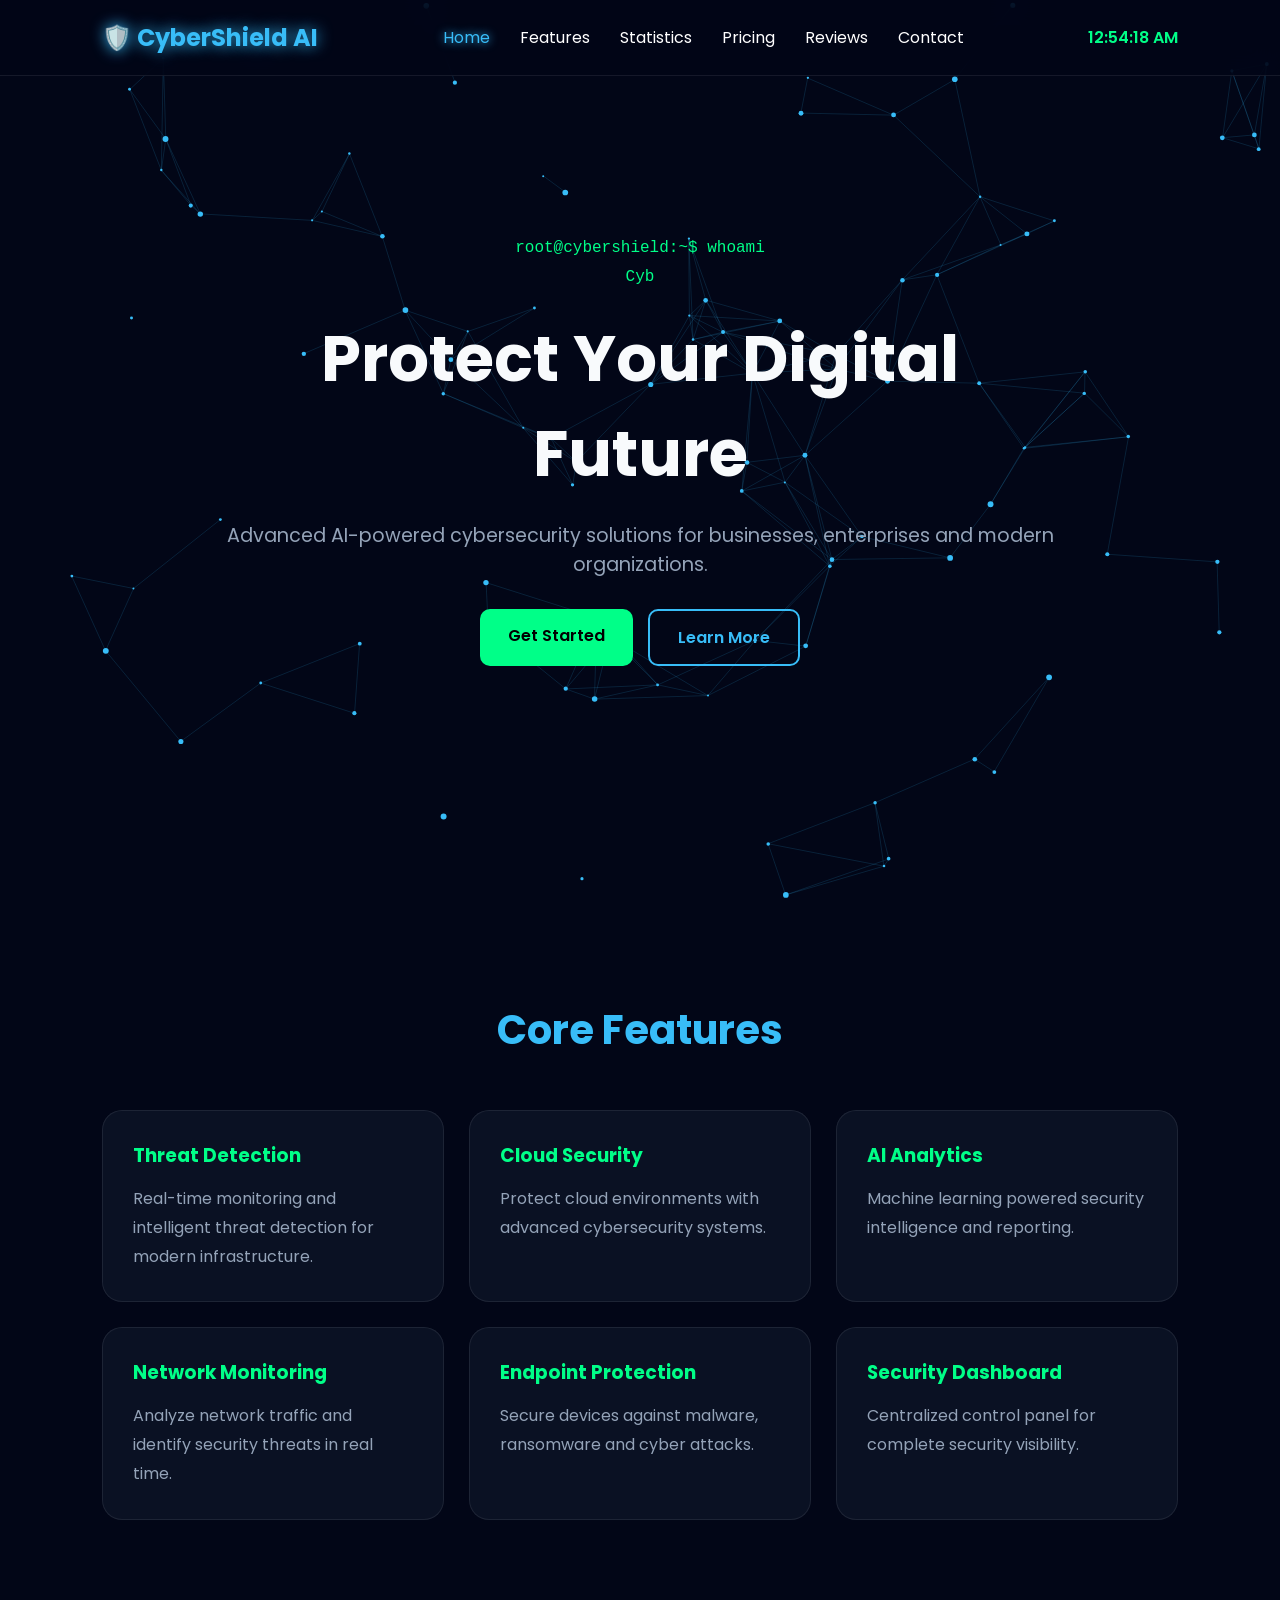
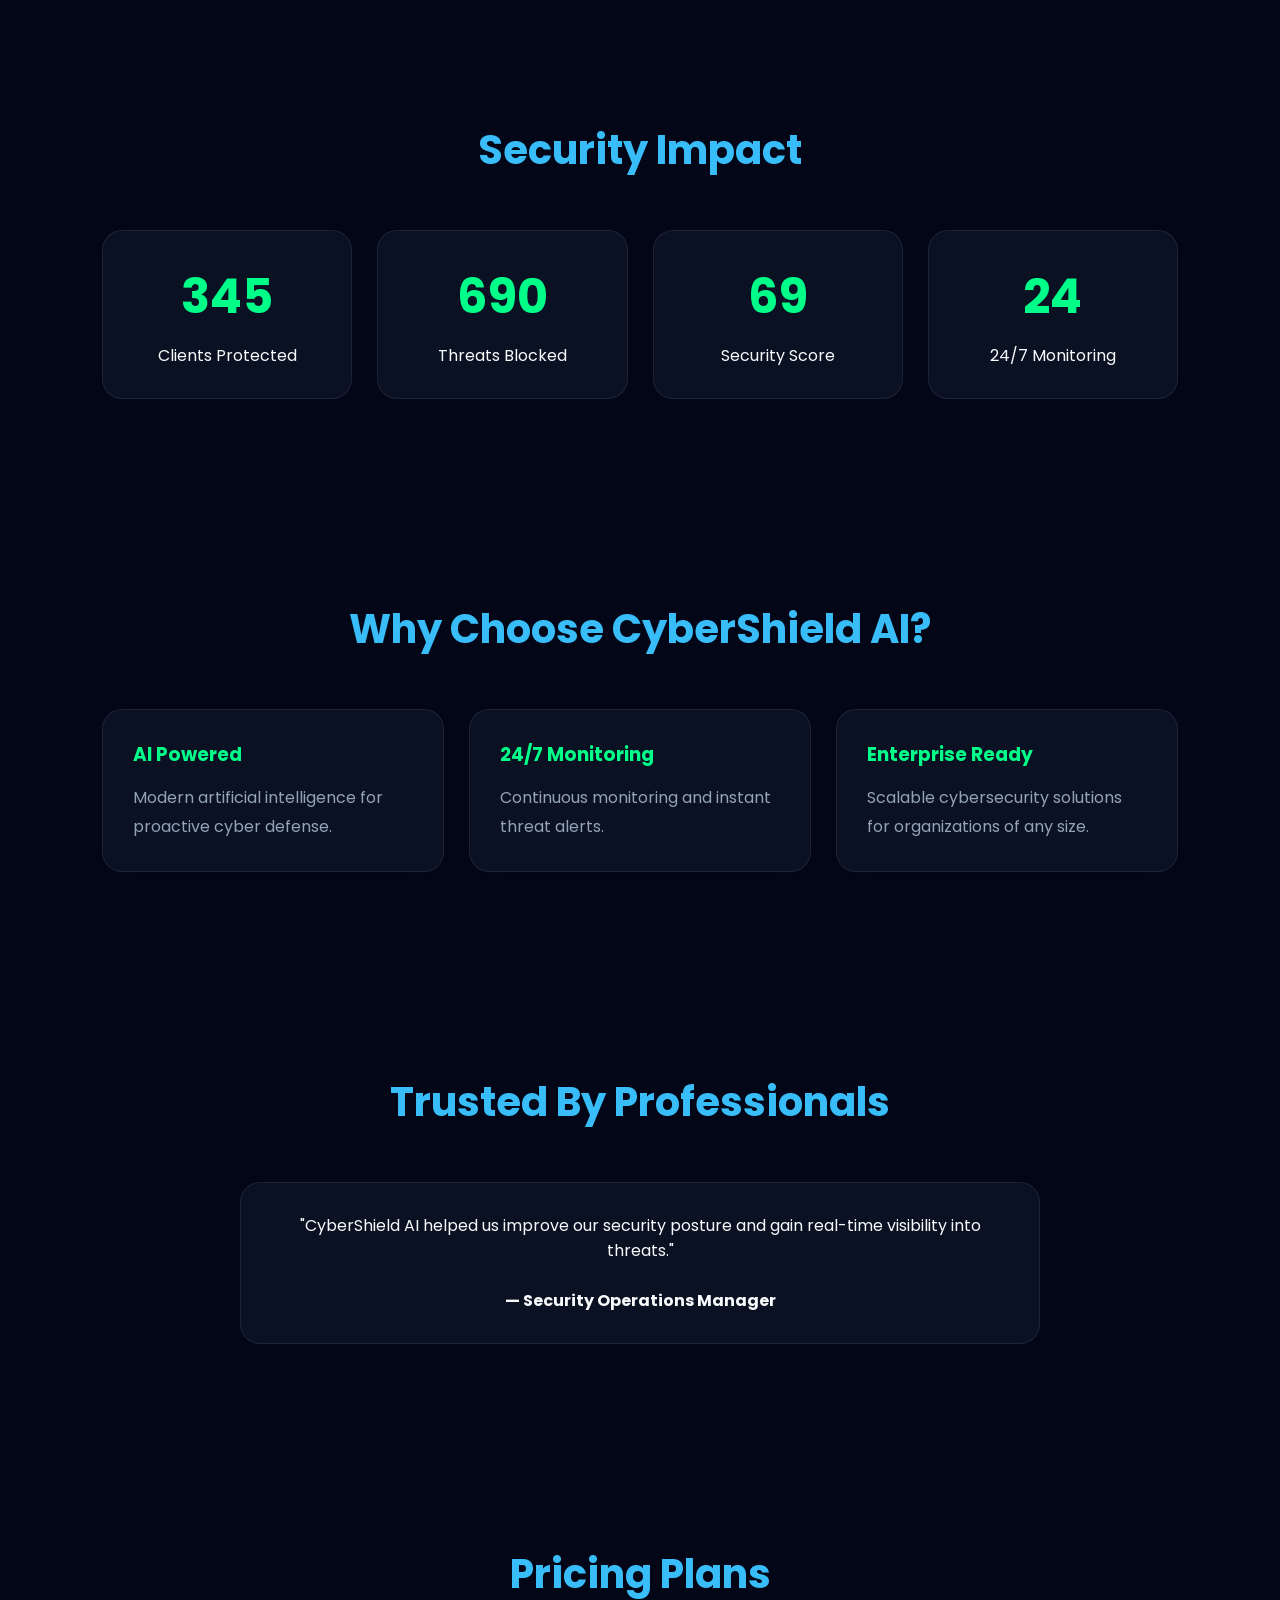
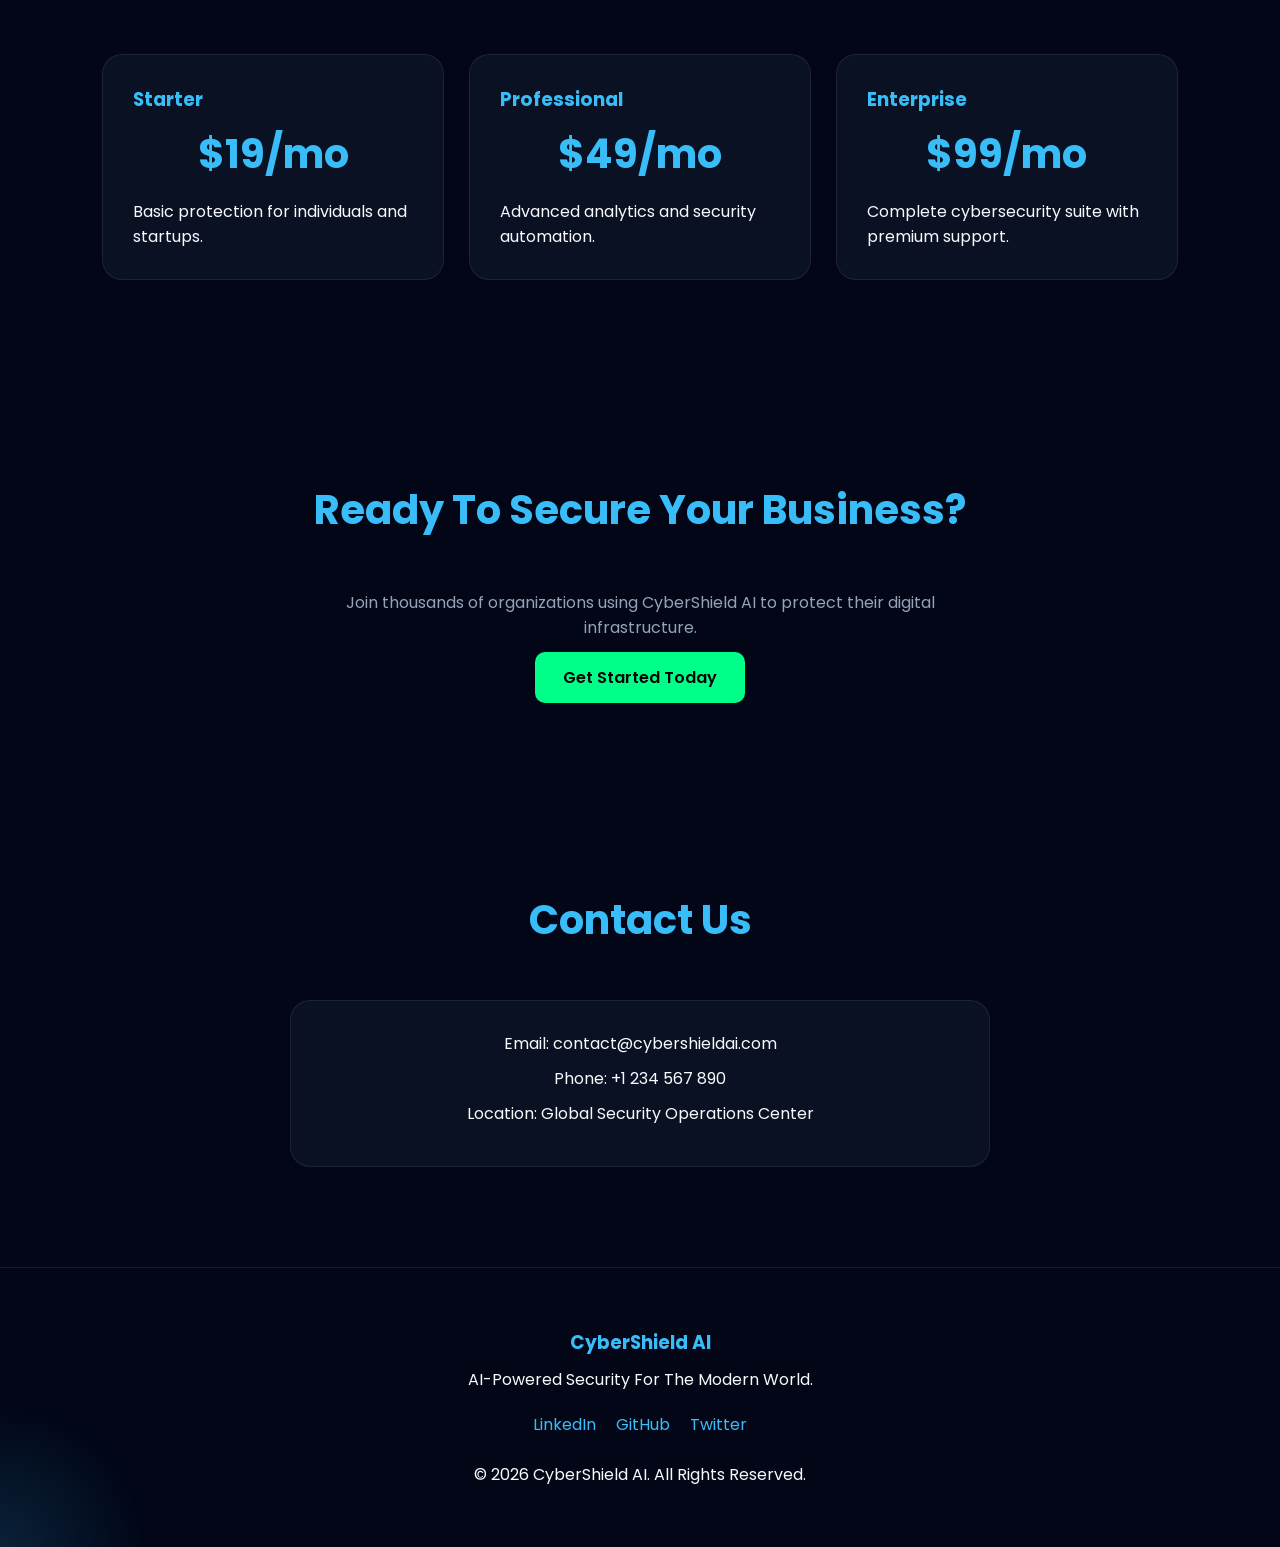
<file: Landing-Page/index.html>
<!DOCTYPE html>
<html lang="en">

<head>
    <meta charset="UTF-8">
    <meta name="viewport" content="width=device-width, initial-scale=1.0">
    <title>CyberShield AI | Secure Your Digital Future</title>

    <link rel="stylesheet" href="style.css">

    <link href="https://fonts.googleapis.com/css2?family=Poppins:wght@300;400;500;600;700&display=swap"
        rel="stylesheet">
</head>

<body>

    <!-- =========================
         LOADING SCREEN
    ========================== -->

    <div id="loader">

        <h1>CyberShield AI</h1>

        <p>Initializing Security Modules...</p>

    </div>

    <!-- =========================
         PARTICLE BACKGROUND
    ========================== -->

    <canvas id="particles"></canvas>

    <!-- =========================
         HEADER
    ========================== -->

    <header>

        <nav>

            <div class="logo">

                🛡️ CyberShield AI

            </div>

            <button id="menu-btn">

                ☰

            </button>

            <ul>

                <li><a href="#home">Home</a></li>

                <li><a href="#features">Features</a></li>

                <li><a href="#stats">Statistics</a></li>

                <li><a href="#pricing">Pricing</a></li>

                <li><a href="#testimonials">Reviews</a></li>

                <li><a href="#contact">Contact</a></li>

            </ul>

            <div id="clock"></div>

        </nav>

    </header>

    <!-- =========================
         HERO SECTION
    ========================== -->

    <section id="home" class="hero">

        <div class="hero-content">

            <div id="typing"></div>

            <h1>

                Protect Your Digital Future

            </h1>

            <p>

                Advanced AI-powered cybersecurity solutions
                for businesses, enterprises and modern organizations.

            </p>

            <div class="buttons">

                <a href="#features" class="btn">

                    Get Started

                </a>

                <a href="#pricing" class="btn-outline">

                    Learn More

                </a>

            </div>

        </div>

    </section>

    <!-- =========================
         FEATURES
    ========================== -->

    <section id="features">

        <h2>Core Features</h2>

        <div class="feature-grid">

            <div class="feature-card">

                <h3>Threat Detection</h3>

                <p>

                    Real-time monitoring and intelligent
                    threat detection for modern infrastructure.

                </p>

            </div>

            <div class="feature-card">

                <h3>Cloud Security</h3>

                <p>

                    Protect cloud environments with
                    advanced cybersecurity systems.

                </p>

            </div>

            <div class="feature-card">

                <h3>AI Analytics</h3>

                <p>

                    Machine learning powered security
                    intelligence and reporting.

                </p>

            </div>

            <div class="feature-card">

                <h3>Network Monitoring</h3>

                <p>

                    Analyze network traffic and identify
                    security threats in real time.

                </p>

            </div>

            <div class="feature-card">

                <h3>Endpoint Protection</h3>

                <p>

                    Secure devices against malware,
                    ransomware and cyber attacks.

                </p>

            </div>

            <div class="feature-card">

                <h3>Security Dashboard</h3>

                <p>

                    Centralized control panel for
                    complete security visibility.

                </p>

            </div>

        </div>

    </section>

    <!-- =========================
         STATISTICS
    ========================== -->

    <section id="stats">

        <h2>Security Impact</h2>

        <div class="stats">

            <div class="stat">

                <h2 class="counter" data-target="500">

                    0

                </h2>

                <p>Clients Protected</p>

            </div>

            <div class="stat">

                <h2 class="counter" data-target="1000">

                    0

                </h2>

                <p>Threats Blocked</p>

            </div>

            <div class="stat">

                <h2 class="counter" data-target="99">

                    0

                </h2>

                <p>Security Score</p>

            </div>

            <div class="stat">

                <h2 class="counter" data-target="24">

                    0

                </h2>

                <p>24/7 Monitoring</p>

            </div>

        </div>

    </section>

    <!-- =========================
         WHY CHOOSE US
    ========================== -->

    <section id="why">

        <h2>Why Choose CyberShield AI?</h2>

        <div class="feature-grid">

            <div class="feature-card">

                <h3>AI Powered</h3>

                <p>

                    Modern artificial intelligence
                    for proactive cyber defense.

                </p>

            </div>

            <div class="feature-card">

                <h3>24/7 Monitoring</h3>

                <p>

                    Continuous monitoring and
                    instant threat alerts.

                </p>

            </div>

            <div class="feature-card">

                <h3>Enterprise Ready</h3>

                <p>

                    Scalable cybersecurity solutions
                    for organizations of any size.

                </p>

            </div>

        </div>

    </section>

    <!-- =========================
         TESTIMONIALS
    ========================== -->

    <section id="testimonials" class="testimonials">

        <h2>Trusted By Professionals</h2>

        <div class="card">

            <p>

                "CyberShield AI helped us improve
                our security posture and gain
                real-time visibility into threats."

            </p>

            <br>

            <h4>

                — Security Operations Manager

            </h4>

        </div>

    </section>

    <!-- =========================
         PRICING
    ========================== -->

    <section id="pricing">

        <h2>Pricing Plans</h2>

        <div class="pricing">

            <div class="pricing-card">

                <h3>Starter</h3>

                <h2>$19/mo</h2>

                <p>

                    Basic protection for
                    individuals and startups.

                </p>

            </div>

            <div class="pricing-card">

                <h3>Professional</h3>

                <h2>$49/mo</h2>

                <p>

                    Advanced analytics and
                    security automation.

                </p>

            </div>

            <div class="pricing-card">

                <h3>Enterprise</h3>

                <h2>$99/mo</h2>

                <p>

                    Complete cybersecurity suite
                    with premium support.

                </p>

            </div>

        </div>

    </section>

    <!-- =========================
         CALL TO ACTION
    ========================== -->

    <section class="cta">

        <h2>

            Ready To Secure Your Business?

        </h2>

        <p>

            Join thousands of organizations using
            CyberShield AI to protect their
            digital infrastructure.

        </p>

        <br>

        <a href="#" class="btn">

            Get Started Today

        </a>

    </section>

    <!-- =========================
         CONTACT
    ========================== -->

    <section id="contact" class="contact">

        <h2>Contact Us</h2>

        <div class="card">

            <p>Email: contact@cybershieldai.com</p>

            <p>Phone: +1 234 567 890</p>

            <p>Location: Global Security Operations Center</p>

        </div>

    </section>

    <!-- =========================
         FOOTER
    ========================== -->

    <footer>

        <h3>

            CyberShield AI

        </h3>

        <p>

            AI-Powered Security For The Modern World.

        </p>

        <div class="socials">

            <a href="#">LinkedIn</a>

            <a href="#">GitHub</a>

            <a href="#">Twitter</a>

        </div>

        <br>

        <p>

            © 2026 CyberShield AI.
            All Rights Reserved.

        </p>

    </footer>

    <script src="script.js"></script>

</body>

</html>
</file>
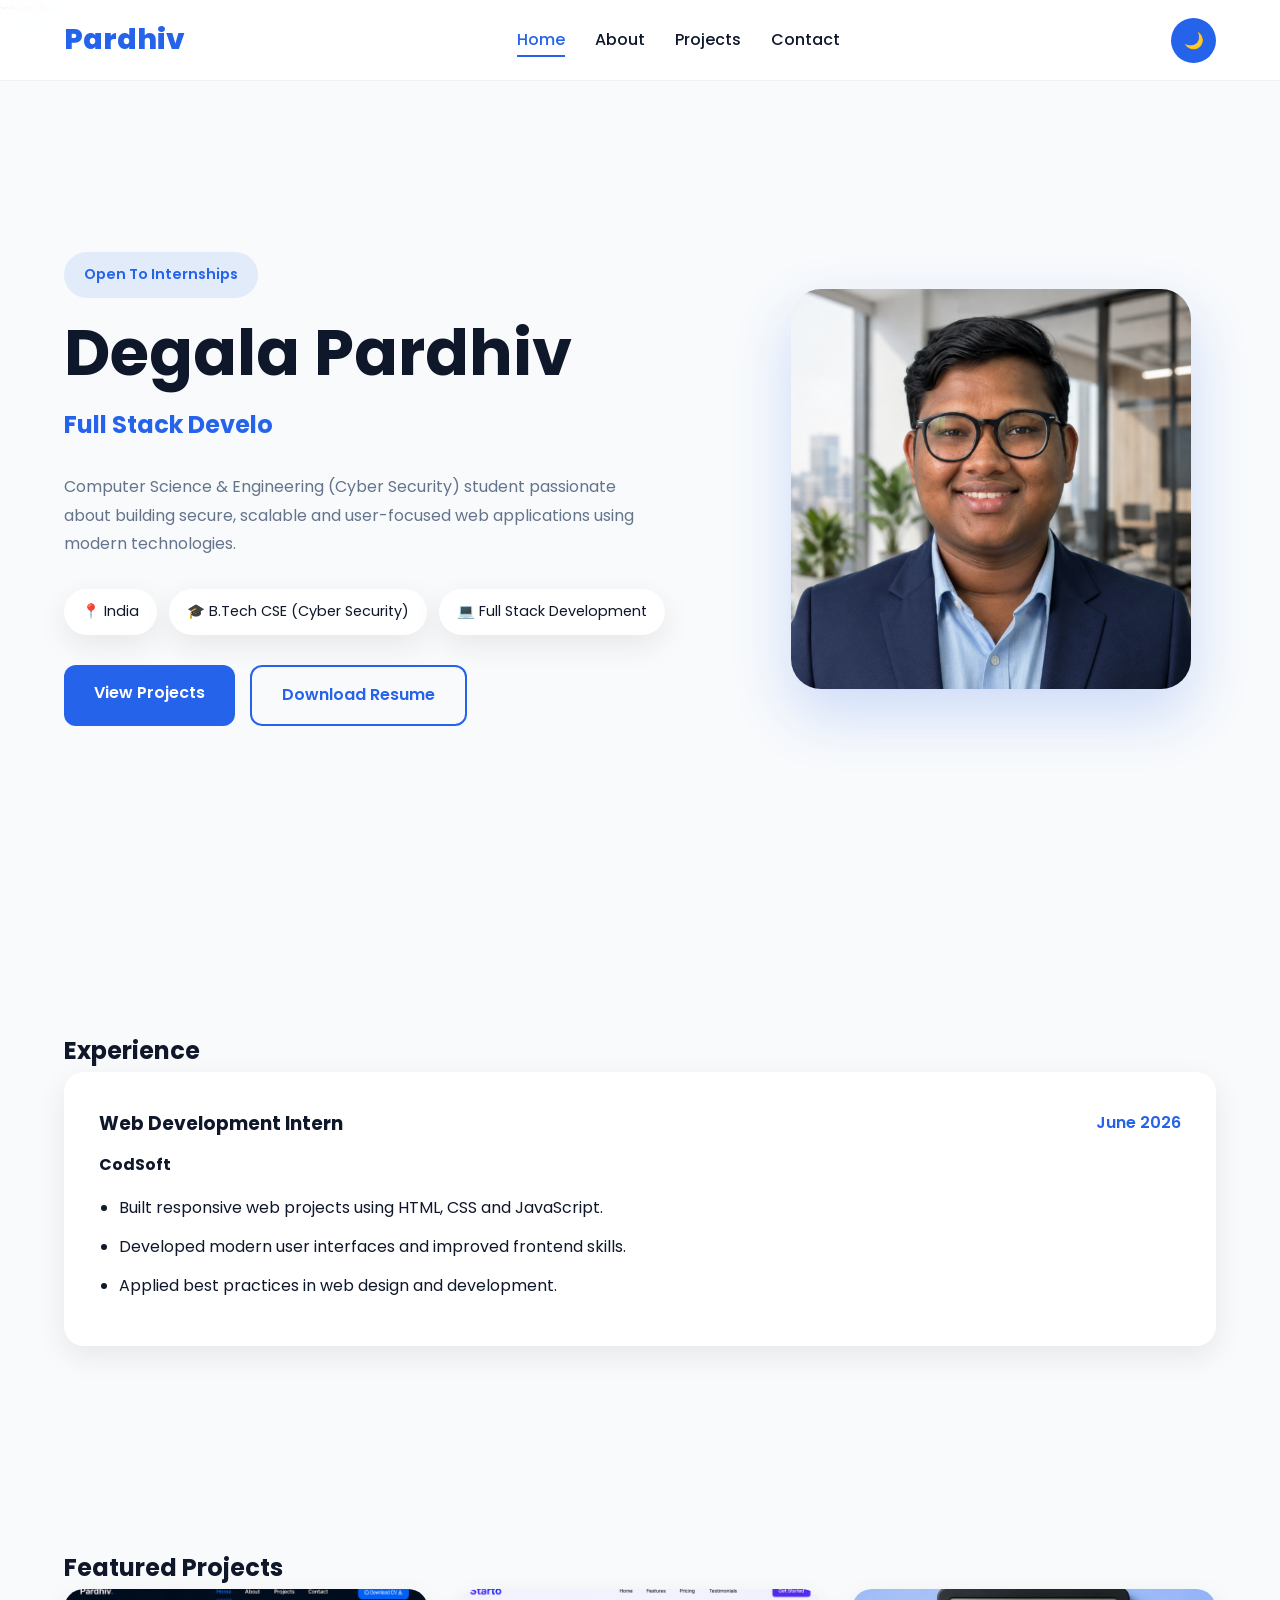
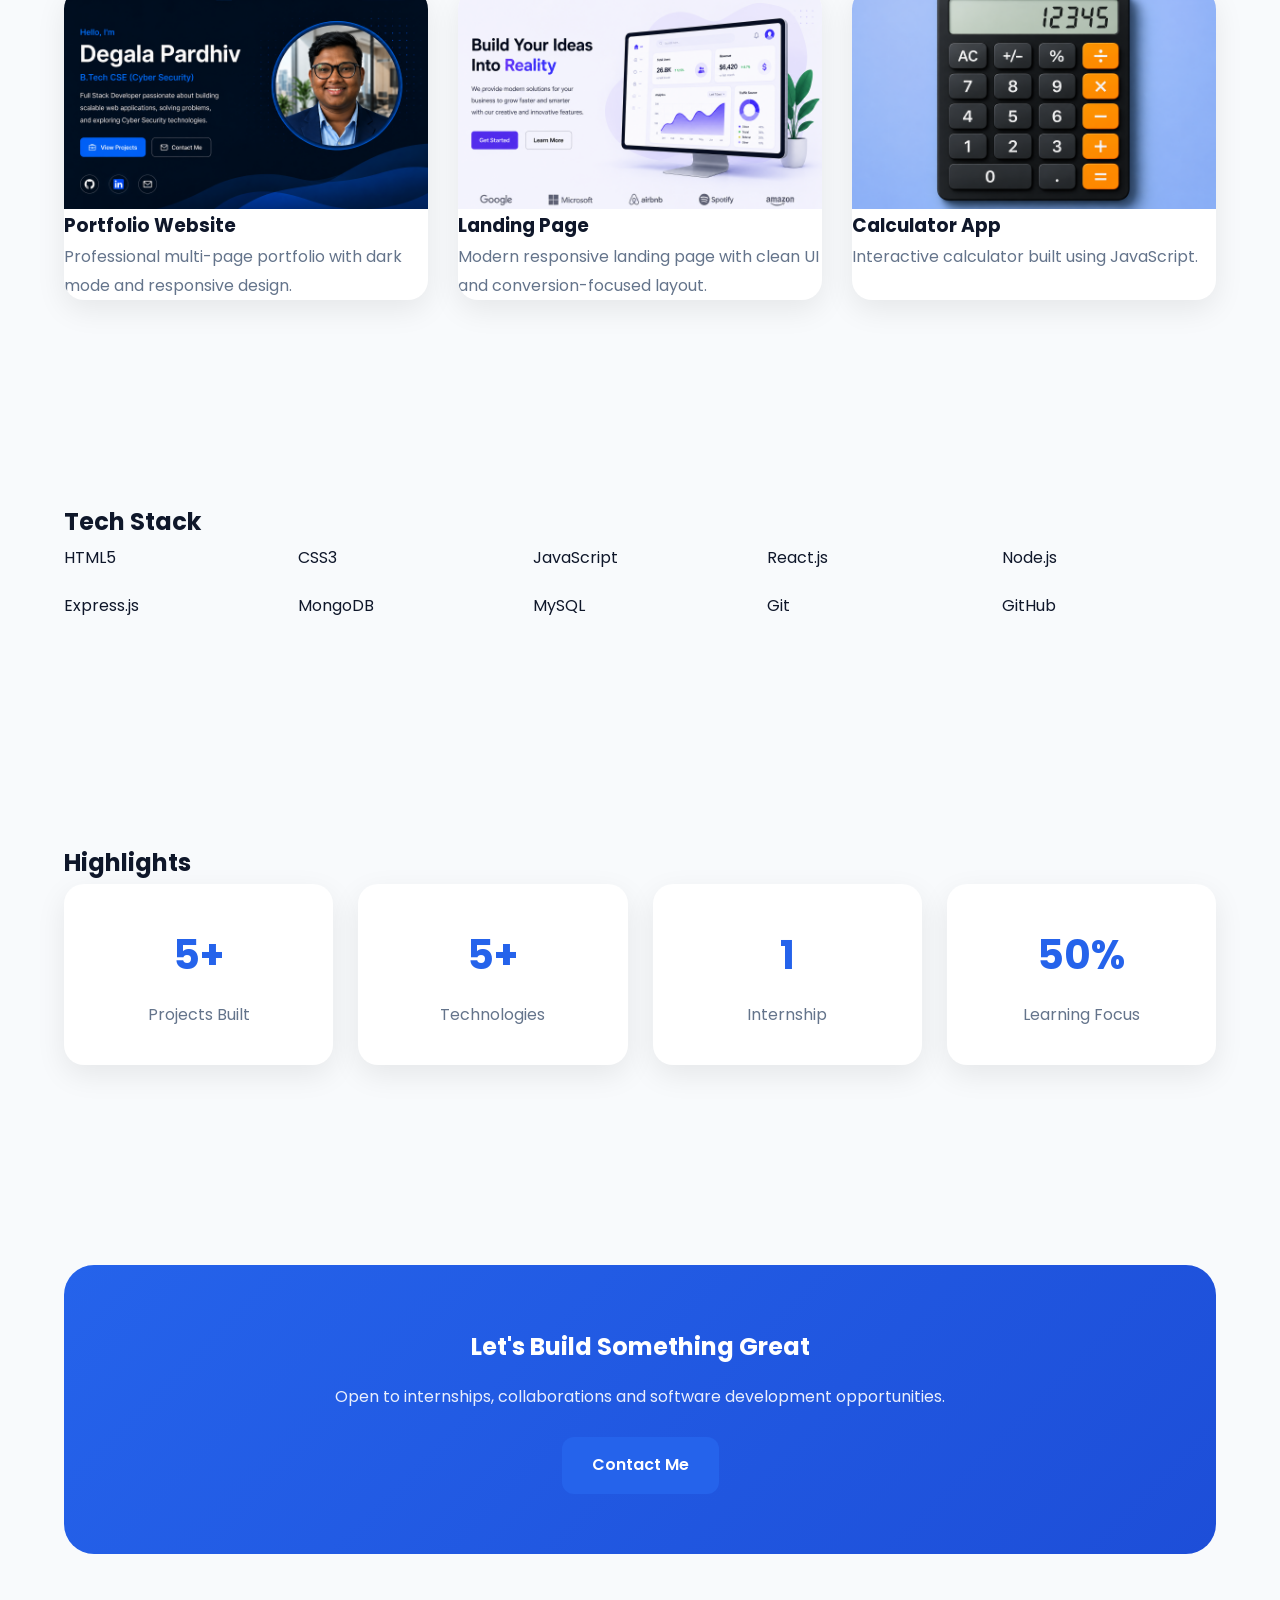
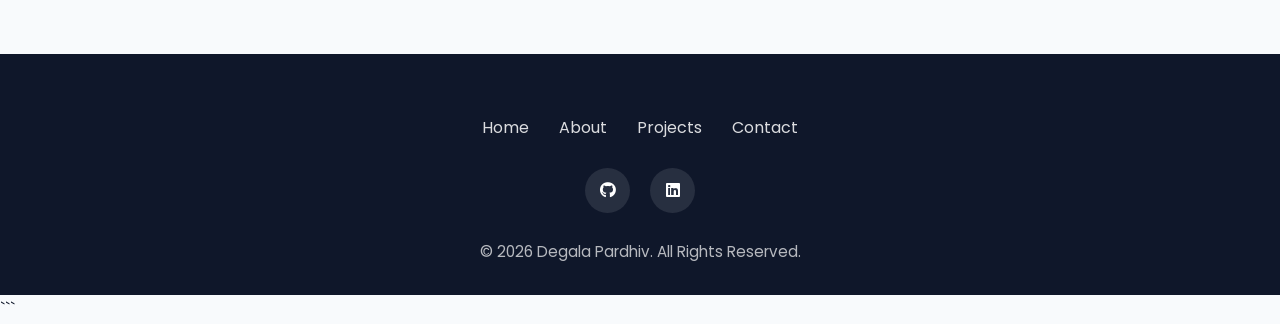
<file: Portfolio/index.html>
<!DOCTYPE html>

<html lang="en">

<head>

```
<meta charset="UTF-8">
<meta name="viewport" content="width=device-width, initial-scale=1.0">

<title>Degala Pardhiv | Full Stack Developer</title>

<meta name="description"
    content="Portfolio of Degala Pardhiv - Full Stack Developer and Cyber Security Enthusiast.">

<link rel="stylesheet" href="css/style.css">

<link rel="icon" href="favicon.ico">

<link href="https://fonts.googleapis.com/css2?family=Poppins:wght@300;400;500;600;700;800&display=swap"
    rel="stylesheet">

<link rel="stylesheet"
    href="https://cdnjs.cloudflare.com/ajax/libs/font-awesome/6.5.1/css/all.min.css">
```

</head>

<body>

```
<!-- HEADER -->

<header class="header">

    <div class="container nav-container">

        <a href="index.html" class="logo">
            Pardhiv
        </a>

        <nav>

            <ul class="nav-links">

                <li><a href="index.html" class="active">Home</a></li>

                <li><a href="about.html">About</a></li>

                <li><a href="projects.html">Projects</a></li>

                <li><a href="contact.html">Contact</a></li>

            </ul>

        </nav>

        <button id="theme-toggle">
            🌙
        </button>

    </div>

</header>

<!-- HERO -->

<section class="hero">

    <div class="container hero-container">

        <div class="hero-content">

            <span class="hero-tag">

                Open To Internships

            </span>

            <h1>

                Degala Pardhiv

            </h1>

            <h2 id="typing-text">

                Full Stack Developer

            </h2>

            <p>

                Computer Science & Engineering
                (Cyber Security) student passionate about
                building secure, scalable and user-focused
                web applications using modern technologies.

            </p>

            <div class="hero-badges">

                <span>
                    📍 India
                </span>

                <span>
                    🎓 B.Tech CSE (Cyber Security)
                </span>

                <span>
                    💻 Full Stack Development
                </span>

            </div>

            <div class="hero-buttons">

                <a href="projects.html" class="btn">

                    View Projects

                </a>

                <a href="resume.pdf"
                    class="btn-outline"
                    download>

                    Download Resume

                </a>

            </div>

        </div>

        <div class="hero-image">

            <img
                src="assets/images/profile.jpg"
                alt="Degala Pardhiv">

        </div>

    </div>

</section>

<!-- EXPERIENCE -->

<section class="experience">

    <div class="container">

        <h2>

            Experience

        </h2>

        <div class="experience-card">

            <div class="experience-header">

                <h3>

                    Web Development Intern

                </h3>

                <span>

                    June 2026

                </span>

            </div>

            <h4>

                CodSoft

            </h4>

            <ul>

                <li>
                    Built responsive web projects using HTML, CSS and JavaScript.
                </li>

                <li>
                    Developed modern user interfaces and improved frontend skills.
                </li>

                <li>
                    Applied best practices in web design and development.
                </li>

            </ul>

        </div>

    </div>

</section>

<!-- FEATURED PROJECTS -->

<section class="projects-preview">

    <div class="container">

        <h2>

            Featured Projects

        </h2>

        <div class="project-grid">

            <div class="project-card">

                <img
                    src="assets/images/portfolio-project.jpg"
                    alt="Portfolio">

                <h3>

                    Portfolio Website

                </h3>

                <p>

                    Professional multi-page portfolio with
                    dark mode and responsive design.

                </p>

            </div>

            <div class="project-card">

                <img
                    src="assets/images/landing-page-project.jpg"
                    alt="Landing Page">

                <h3>

                    Landing Page

                </h3>

                <p>

                    Modern responsive landing page
                    with clean UI and conversion-focused layout.

                </p>

            </div>

            <div class="project-card">

                <img
                    src="assets/images/calculator-project.jpg"
                    alt="Calculator">

                <h3>

                    Calculator App

                </h3>

                <p>

                    Interactive calculator built
                    using JavaScript.

                </p>

            </div>

        </div>

    </div>

</section>

<!-- TECH STACK -->

<section class="tech-stack">

    <div class="container">

        <h2>

            Tech Stack

        </h2>

        <div class="tech-grid">

            <div>HTML5</div>
            <div>CSS3</div>
            <div>JavaScript</div>
            <div>React.js</div>
            <div>Node.js</div>
            <div>Express.js</div>
            <div>MongoDB</div>
            <div>MySQL</div>
            <div>Git</div>
            <div>GitHub</div>

        </div>

    </div>

</section>

<!-- ACHIEVEMENTS -->

<section class="achievements">

    <div class="container">

        <h2>

            Highlights

        </h2>

        <div class="stats-grid">

            <div class="stat-card">

                <h3>10+</h3>

                <p>Projects Built</p>

            </div>

            <div class="stat-card">

                <h3>8+</h3>

                <p>Technologies</p>

            </div>

            <div class="stat-card">

                <h3>1</h3>

                <p>Internship</p>

            </div>

            <div class="stat-card">

                <h3>100%</h3>

                <p>Learning Focus</p>

            </div>

        </div>

    </div>

</section>

<!-- CONTACT CTA -->

<section class="cta">

    <div class="container">

        <div class="cta-card">

            <h2>

                Let's Build Something Great

            </h2>

            <p>

                Open to internships, collaborations
                and software development opportunities.

            </p>

            <a href="contact.html"
                class="btn">

                Contact Me

            </a>

        </div>

    </div>

</section>

<!-- FOOTER -->

<footer>

    <div class="container">

        <div class="footer-links">

            <a href="index.html">Home</a>

            <a href="about.html">About</a>

            <a href="projects.html">Projects</a>

            <a href="contact.html">Contact</a>

        </div>

        <div class="social-icons">

            <a href="https://github.com/degalapardhiv" target="_blank">
                <i class="fab fa-github"></i>
            </a>

            <a href="https://in.linkedin.com/in/degala-pardhiv-87b234390" target="_blank">
                <i class="fab fa-linkedin"></i>
            </a>

        </div>

        <p>

            © 2026 Degala Pardhiv. All Rights Reserved.

        </p>

    </div>

</footer>

<script src="js/script.js"></script>
```

</body>

</html>
</file>
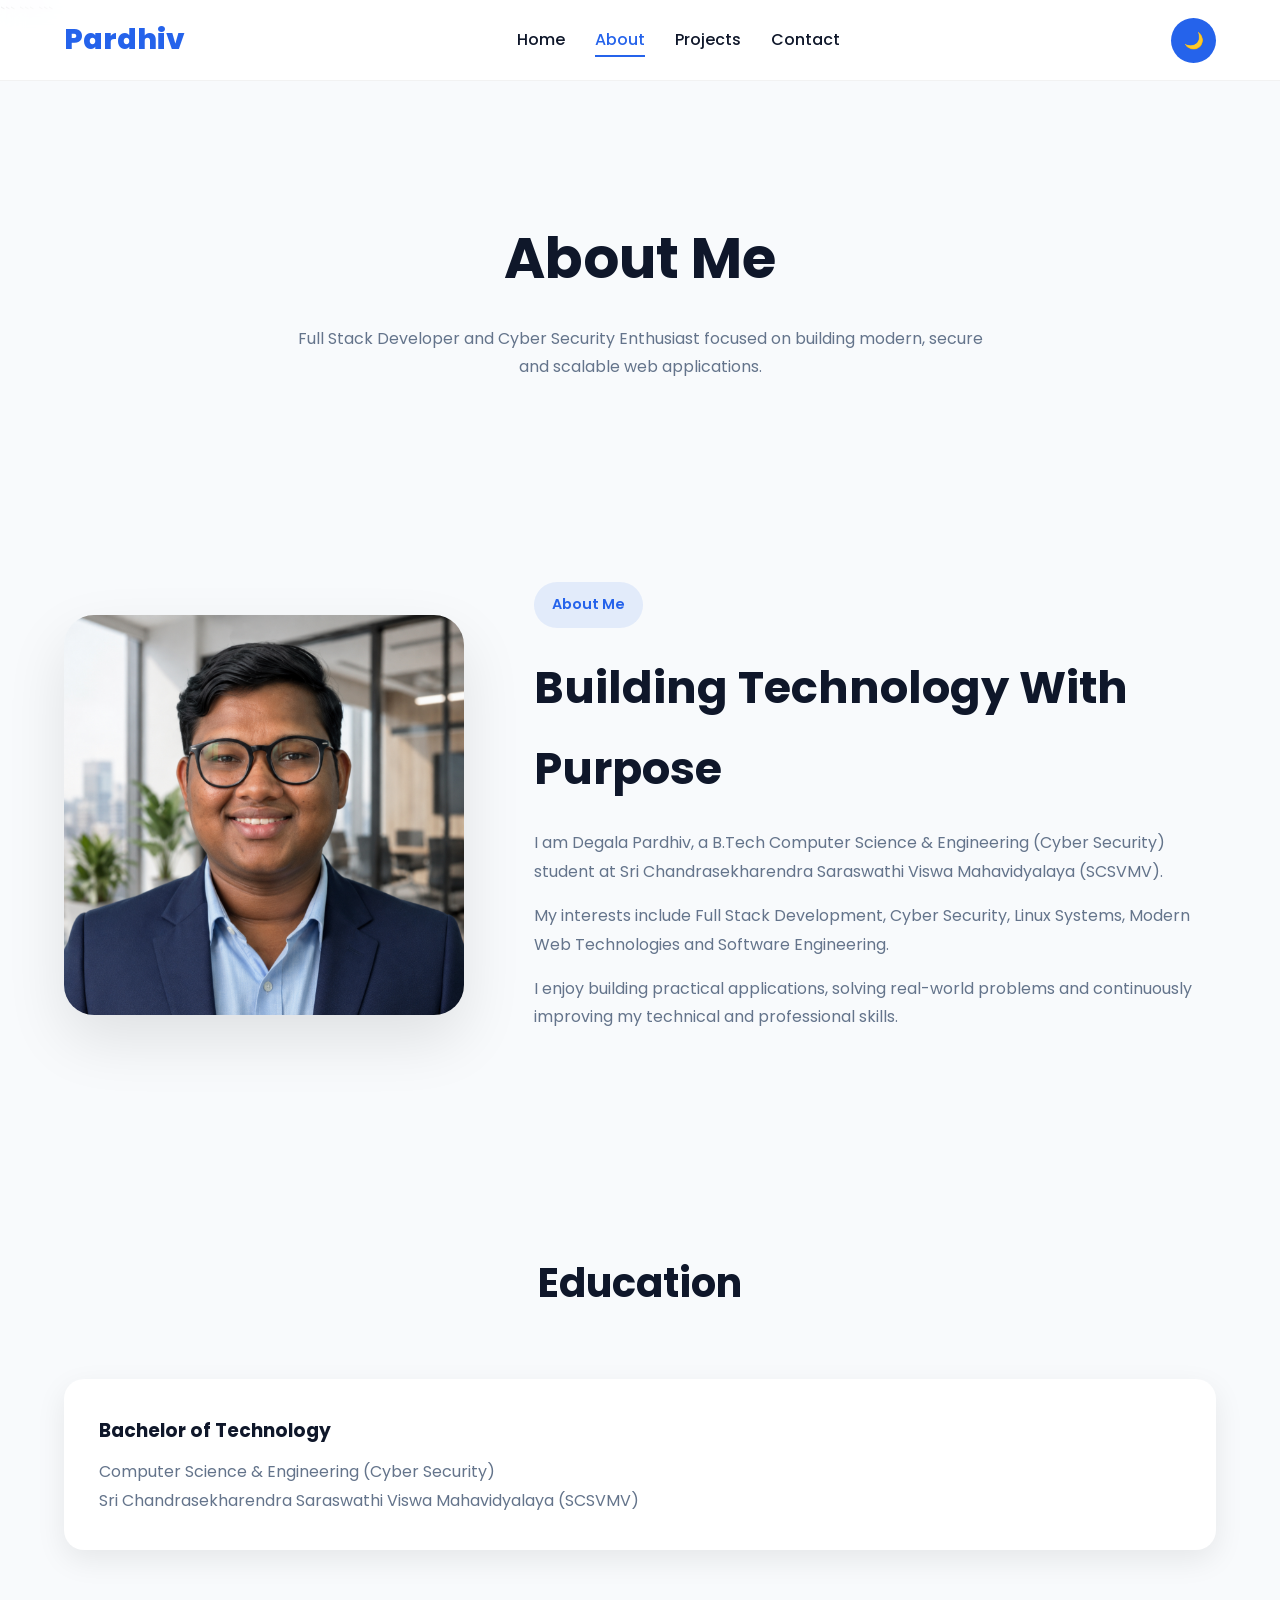
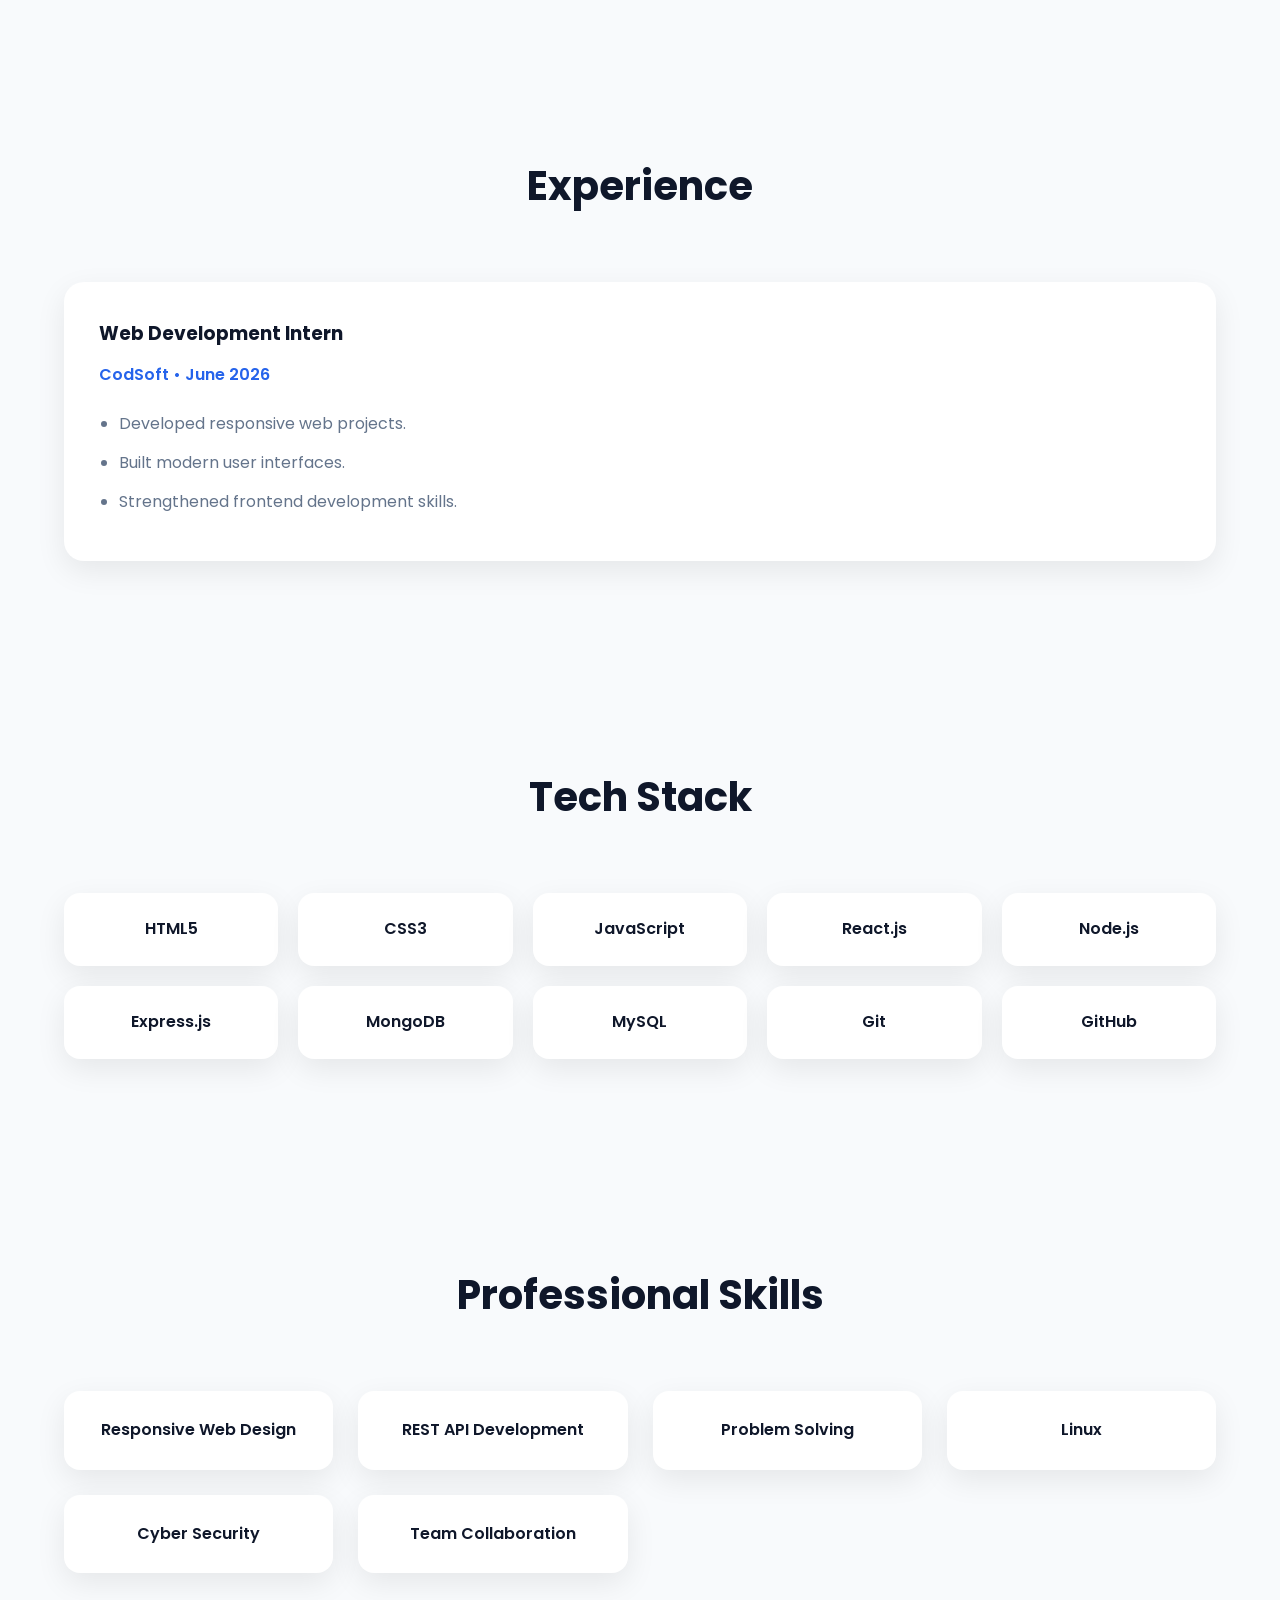
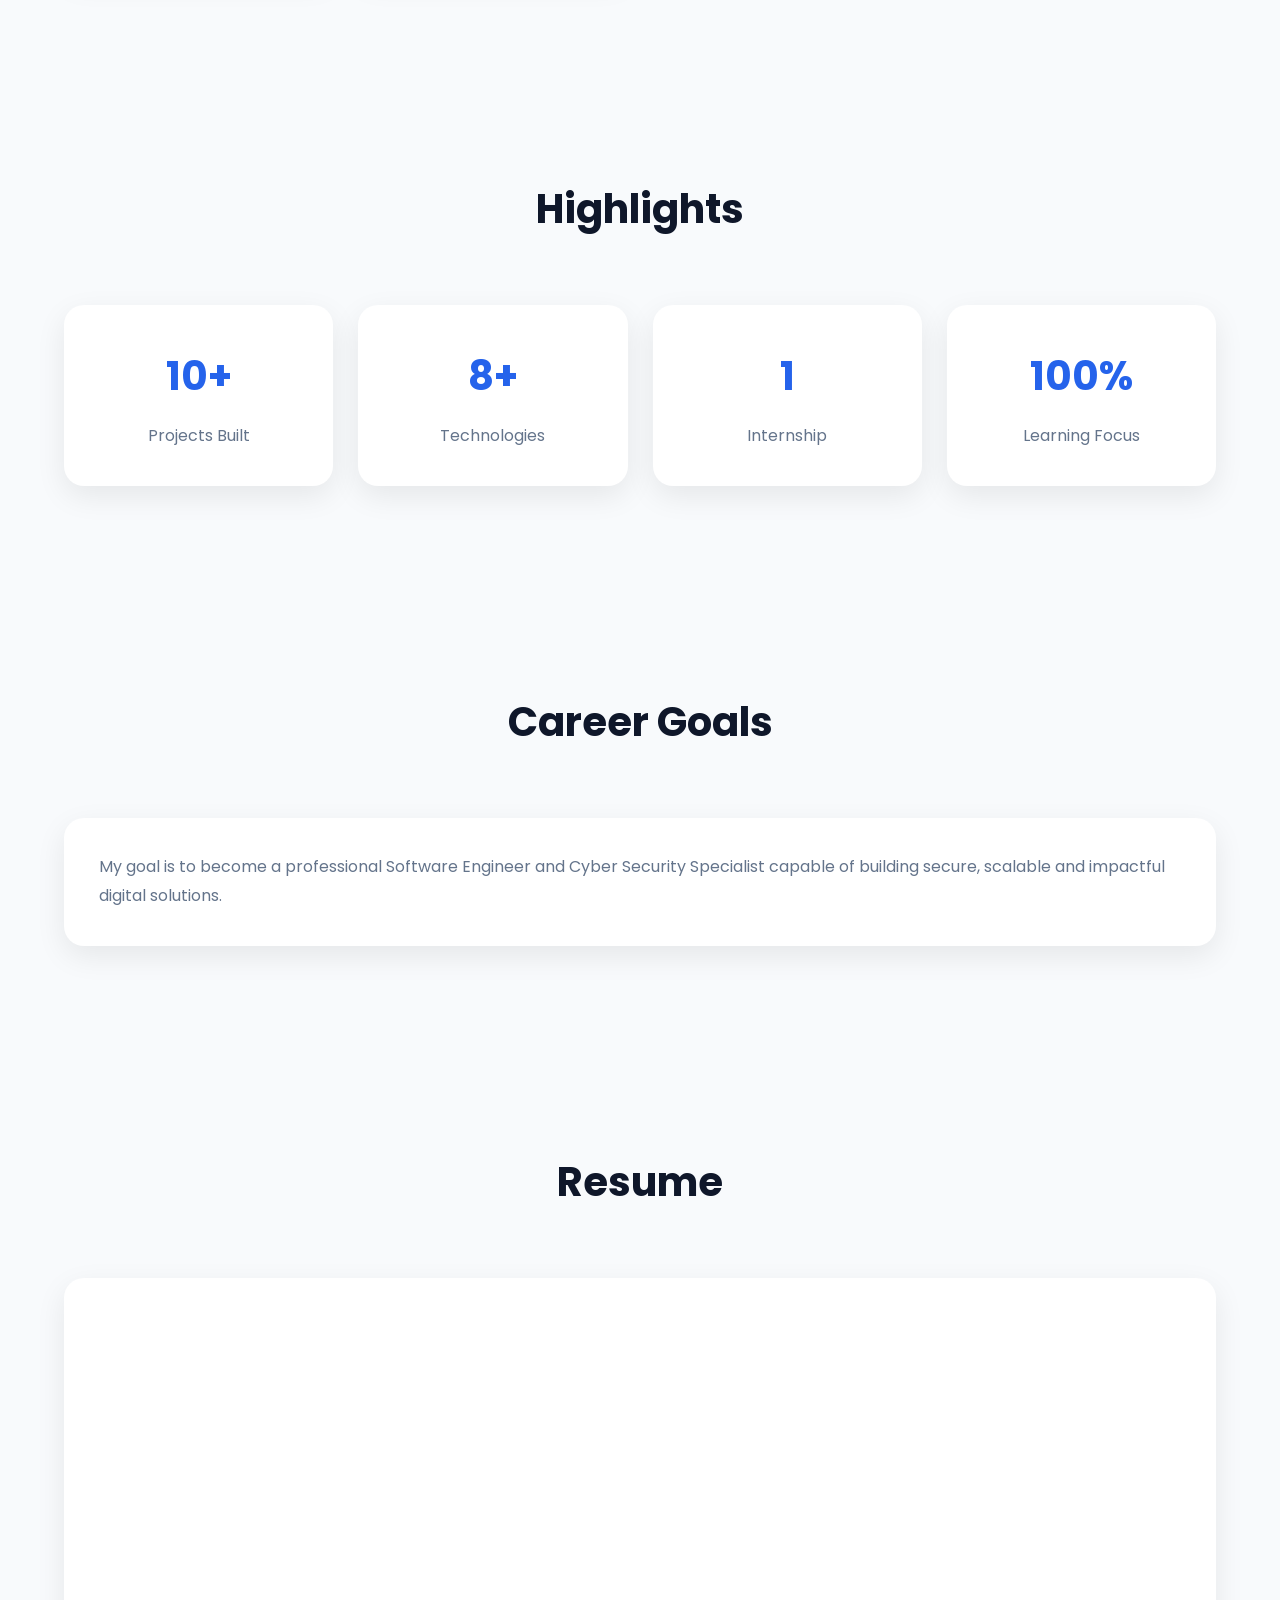
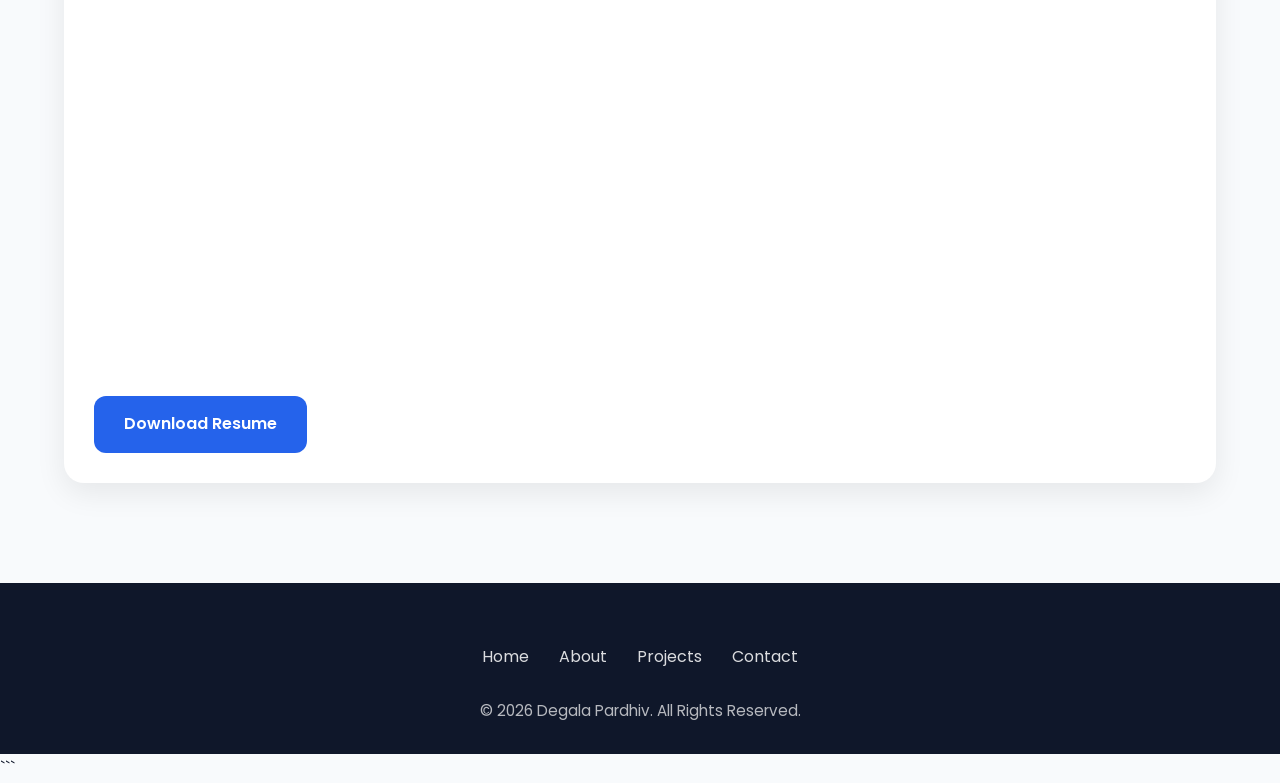
<file: Portfolio/about.html>
<!DOCTYPE html>

<html lang="en">

<head>

```
<meta charset="UTF-8">
<meta name="viewport" content="width=device-width, initial-scale=1.0">

<title>About | Degala Pardhiv</title>

<meta name="description"
    content="Learn more about Degala Pardhiv, Full Stack Developer and Cyber Security Enthusiast.">

<link rel="stylesheet" href="css/style.css">

<link href="https://fonts.googleapis.com/css2?family=Poppins:wght@300;400;500;600;700;800&display=swap"
    rel="stylesheet">

<link rel="stylesheet"
    href="https://cdnjs.cloudflare.com/ajax/libs/font-awesome/6.5.1/css/all.min.css">
```

</head>

<body>

```
<!-- HEADER -->

<header class="header">

    <div class="container nav-container">

        <a href="index.html" class="logo">
            Pardhiv
        </a>

        <nav>

            <ul class="nav-links">

                <li><a href="index.html">Home</a></li>

                <li><a href="about.html" class="active">About</a></li>

                <li><a href="projects.html">Projects</a></li>

                <li><a href="contact.html">Contact</a></li>

            </ul>

        </nav>

        <button id="theme-toggle">
            🌙
        </button>

    </div>

</header>

<!-- PAGE HERO -->

<section class="page-hero">

    <div class="container">

        <h1>

            About Me

        </h1>

        <p>

            Full Stack Developer and Cyber Security Enthusiast
            focused on building modern, secure and scalable web applications.

        </p>

    </div>

</section>

<!-- ABOUT -->

<section class="about-section">

    <div class="container">

        <div class="about-layout">

            <div class="about-image">

                <img
                    src="assets/images/profile.jpg"
                    alt="Degala Pardhiv">

            </div>

            <div class="about-content">

                <span class="section-tag">

                    About Me

                </span>

                <h2>

                    Building Technology With Purpose

                </h2>

                <p>

                    I am Degala Pardhiv, a B.Tech Computer Science
                    & Engineering (Cyber Security) student at

                    Sri Chandrasekharendra Saraswathi
                    Viswa Mahavidyalaya (SCSVMV).

                </p>

                <p>

                    My interests include Full Stack Development,
                    Cyber Security, Linux Systems,
                    Modern Web Technologies and Software Engineering.

                </p>

                <p>

                    I enjoy building practical applications,
                    solving real-world problems and continuously
                    improving my technical and professional skills.

                </p>

            </div>

        </div>

    </div>

</section>

<!-- EDUCATION -->

<section>

    <div class="container">

        <div class="section-heading">

            <h2>Education</h2>

        </div>

        <div class="info-card">

            <h3>

                Bachelor of Technology

            </h3>

            <p>

                Computer Science & Engineering
                (Cyber Security)

            </p>

            <p>

                Sri Chandrasekharendra Saraswathi
                Viswa Mahavidyalaya (SCSVMV)

            </p>

        </div>

    </div>

</section>

<!-- EXPERIENCE -->

<section>

    <div class="container">

        <div class="section-heading">

            <h2>Experience</h2>

        </div>

        <div class="info-card">

            <h3>

                Web Development Intern

            </h3>

            <span>

                CodSoft • June 2026

            </span>

            <ul>

                <li>
                    Developed responsive web projects.
                </li>

                <li>
                    Built modern user interfaces.
                </li>

                <li>
                    Strengthened frontend development skills.
                </li>

            </ul>

        </div>

    </div>

</section>

<!-- TECH STACK -->

<section>

    <div class="container">

        <div class="section-heading">

            <h2>Tech Stack</h2>

        </div>

        <div class="tech-grid">

            <div class="tech-item">HTML5</div>

            <div class="tech-item">CSS3</div>

            <div class="tech-item">JavaScript</div>

            <div class="tech-item">React.js</div>

            <div class="tech-item">Node.js</div>

            <div class="tech-item">Express.js</div>

            <div class="tech-item">MongoDB</div>

            <div class="tech-item">MySQL</div>

            <div class="tech-item">Git</div>

            <div class="tech-item">GitHub</div>

        </div>

    </div>

</section>

<!-- PROFESSIONAL SKILLS -->

<section>

    <div class="container">

        <div class="section-heading">

            <h2>Professional Skills</h2>

        </div>

        <div class="skills-grid">

            <div class="skill-card">

                Responsive Web Design

            </div>

            <div class="skill-card">

                REST API Development

            </div>

            <div class="skill-card">

                Problem Solving

            </div>

            <div class="skill-card">

                Linux

            </div>

            <div class="skill-card">

                Cyber Security

            </div>

            <div class="skill-card">

                Team Collaboration

            </div>

        </div>

    </div>

</section>

<!-- ACHIEVEMENTS -->

<section>

    <div class="container">

        <div class="section-heading">

            <h2>Highlights</h2>

        </div>

        <div class="stats-grid">

            <div class="stat-card">

                <h3>10+</h3>

                <p>
                    Projects Built
                </p>

            </div>

            <div class="stat-card">

                <h3>8+</h3>

                <p>
                    Technologies
                </p>

            </div>

            <div class="stat-card">

                <h3>1</h3>

                <p>
                    Internship
                </p>

            </div>

            <div class="stat-card">

                <h3>100%</h3>

                <p>
                    Learning Focus
                </p>

            </div>

        </div>

    </div>

</section>

<!-- CAREER GOALS -->

<section>

    <div class="container">

        <div class="section-heading">

            <h2>Career Goals</h2>

        </div>

        <div class="info-card">

            <p>

                My goal is to become a professional
                Software Engineer and Cyber Security
                Specialist capable of building secure,
                scalable and impactful digital solutions.

            </p>

        </div>

    </div>

</section>

<!-- RESUME -->

<section>

    <div class="container">

        <div class="section-heading">

            <h2>Resume</h2>

        </div>

        <div class="resume-card">

            <iframe
                src="resume.pdf"
                width="100%"
                height="650">
            </iframe>

            <br><br>

            <a href="resume.pdf"
                class="btn"
                download>

                Download Resume

            </a>

        </div>

    </div>

</section>

<!-- FOOTER -->

<footer>

    <div class="container">

        <div class="footer-links">

            <a href="index.html">Home</a>

            <a href="about.html">About</a>

            <a href="projects.html">Projects</a>

            <a href="contact.html">Contact</a>

        </div>

        <p>

            © 2026 Degala Pardhiv.
            All Rights Reserved.

        </p>

    </div>

</footer>

<script src="js/script.js"></script>
```

</body>

</html>
</file>
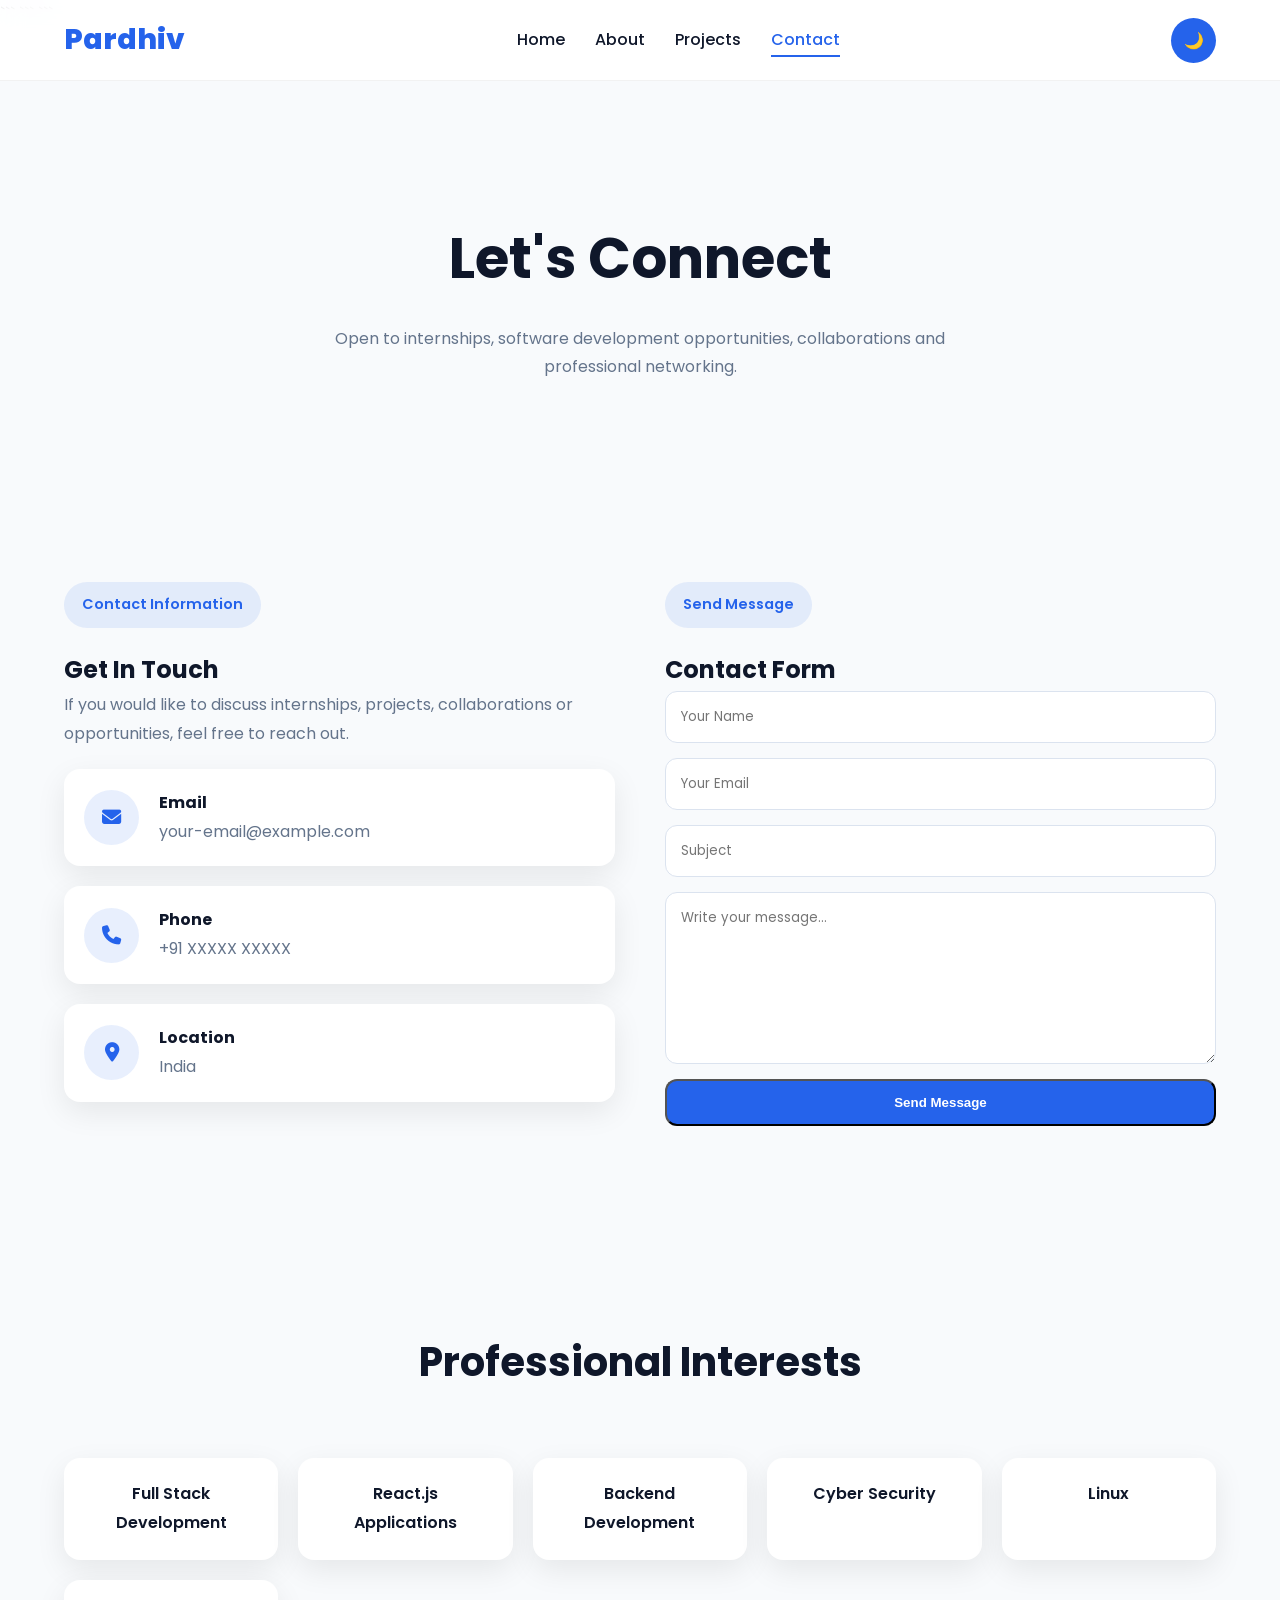
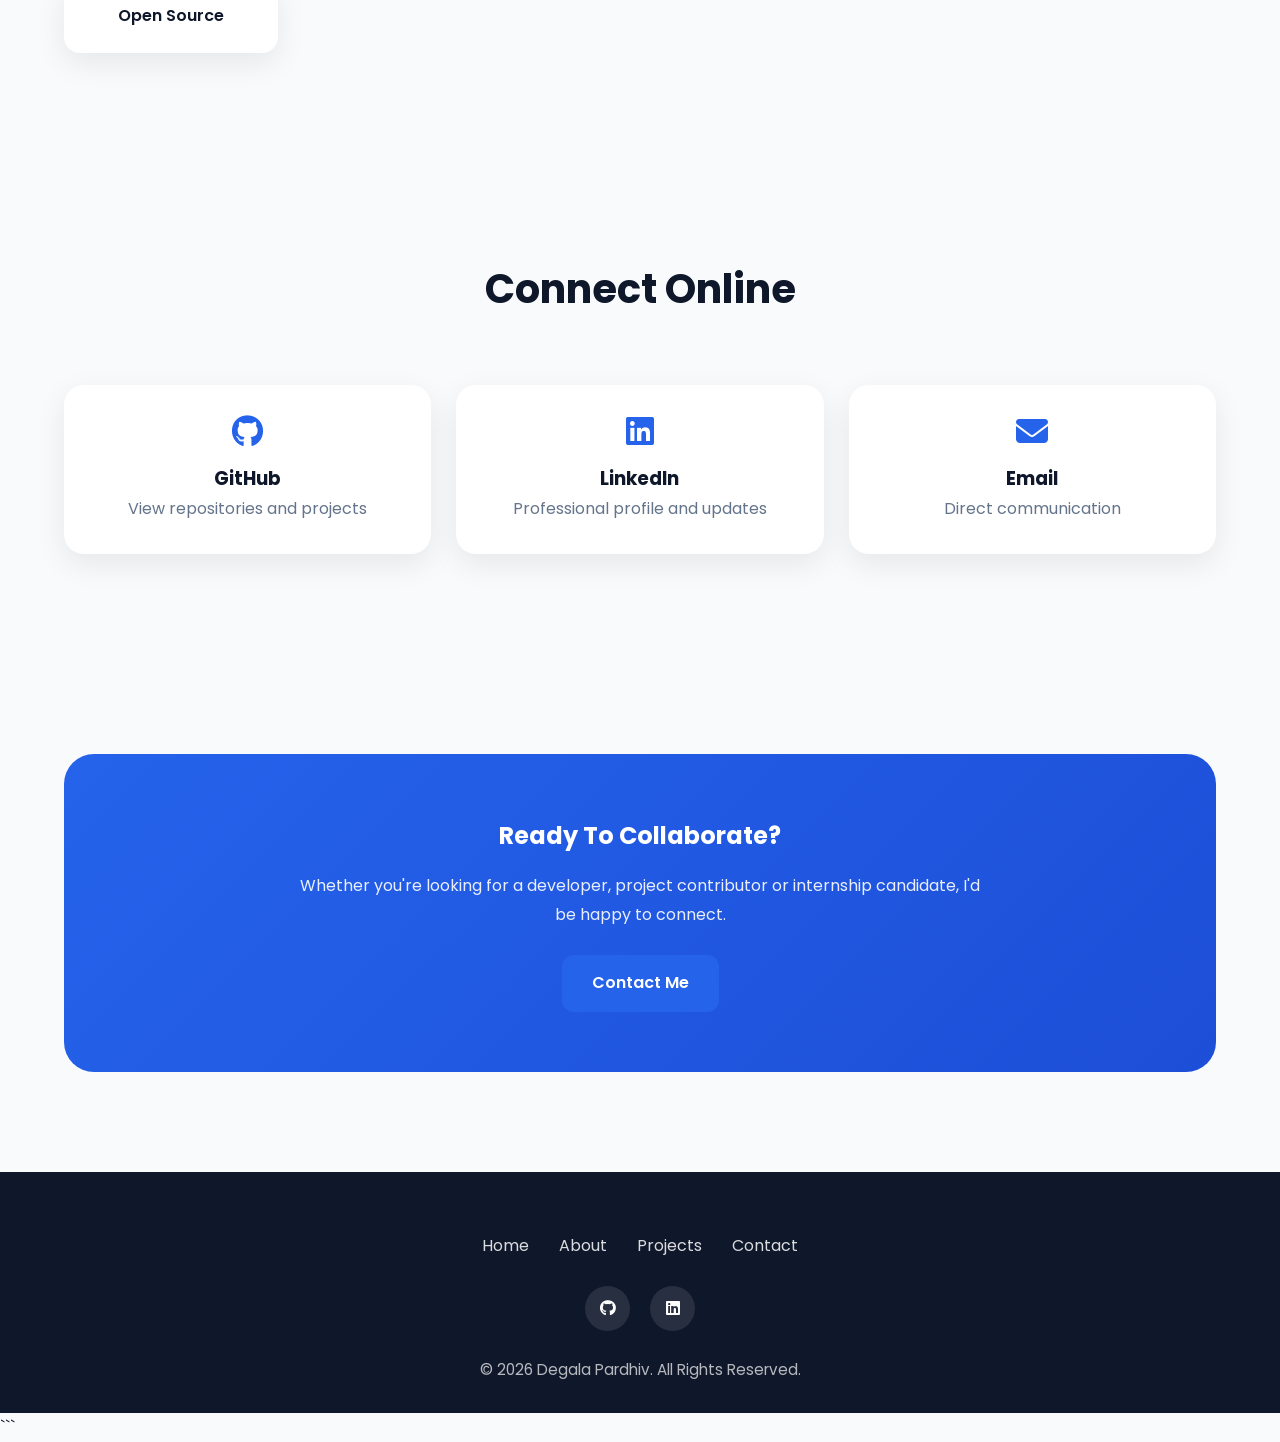
<file: Portfolio/contact.html>
<!DOCTYPE html>

<html lang="en">

<head>

```
<meta charset="UTF-8">
<meta name="viewport" content="width=device-width, initial-scale=1.0">

<title>Contact | Degala Pardhiv</title>

<meta name="description"
    content="Contact Degala Pardhiv - Full Stack Developer and Cyber Security Enthusiast.">

<link rel="stylesheet" href="css/style.css">

<link href="https://fonts.googleapis.com/css2?family=Poppins:wght@300;400;500;600;700;800&display=swap"
    rel="stylesheet">

<link rel="stylesheet"
    href="https://cdnjs.cloudflare.com/ajax/libs/font-awesome/6.5.1/css/all.min.css">
```

</head>

<body>

```
<!-- HEADER -->

<header class="header">

    <div class="container nav-container">

        <a href="index.html" class="logo">
            Pardhiv
        </a>

        <nav>

            <ul class="nav-links">

                <li><a href="index.html">Home</a></li>

                <li><a href="about.html">About</a></li>

                <li><a href="projects.html">Projects</a></li>

                <li><a href="contact.html" class="active">Contact</a></li>

            </ul>

        </nav>

        <button id="theme-toggle">
            🌙
        </button>

    </div>

</header>

<!-- PAGE HERO -->

<section class="page-hero">

    <div class="container">

        <h1>

            Let's Connect

        </h1>

        <p>

            Open to internships, software development opportunities,
            collaborations and professional networking.

        </p>

    </div>

</section>

<!-- CONTACT SECTION -->

<section class="contact-section">

    <div class="container">

        <div class="contact-layout">

            <!-- LEFT -->

            <div class="contact-info">

                <span class="section-tag">

                    Contact Information

                </span>

                <h2>

                    Get In Touch

                </h2>

                <p>

                    If you would like to discuss internships,
                    projects, collaborations or opportunities,
                    feel free to reach out.

                </p>

                <div class="contact-card">

                    <i class="fas fa-envelope"></i>

                    <div>

                        <h4>Email</h4>

                        <p>

                            your-email@example.com

                        </p>

                    </div>

                </div>

                <div class="contact-card">

                    <i class="fas fa-phone"></i>

                    <div>

                        <h4>Phone</h4>

                        <p>

                            +91 XXXXX XXXXX

                        </p>

                    </div>

                </div>

                <div class="contact-card">

                    <i class="fas fa-location-dot"></i>

                    <div>

                        <h4>Location</h4>

                        <p>

                            India

                        </p>

                    </div>

                </div>

            </div>

            <!-- RIGHT -->

            <div class="contact-form">

                <span class="section-tag">

                    Send Message

                </span>

                <h2>

                    Contact Form

                </h2>

                <form>

                    <input
                        type="text"
                        placeholder="Your Name"
                        required>

                    <input
                        type="email"
                        placeholder="Your Email"
                        required>

                    <input
                        type="text"
                        placeholder="Subject"
                        required>

                    <textarea
                        rows="7"
                        placeholder="Write your message..."
                        required></textarea>

                    <button
                        type="submit"
                        class="btn">

                        Send Message

                    </button>

                </form>

            </div>

        </div>

    </div>

</section>

<!-- PROFESSIONAL INTERESTS -->

<section>

    <div class="container">

        <div class="section-heading">

            <h2>

                Professional Interests

            </h2>

        </div>

        <div class="tech-grid">

            <div class="tech-item">
                Full Stack Development
            </div>

            <div class="tech-item">
                React.js Applications
            </div>

            <div class="tech-item">
                Backend Development
            </div>

            <div class="tech-item">
                Cyber Security
            </div>

            <div class="tech-item">
                Linux
            </div>

            <div class="tech-item">
                Open Source
            </div>

        </div>

    </div>

</section>

<!-- SOCIAL LINKS -->

<section>

    <div class="container">

        <div class="section-heading">

            <h2>

                Connect Online

            </h2>

        </div>

        <div class="social-grid">

            <a
                href="https://github.com/degalapardhiv"
                target="_blank"
                class="social-card">

                <i class="fab fa-github"></i>

                <h3>

                    GitHub

                </h3>

                <p>

                    View repositories and projects

                </p>

            </a>

            <a
                href="https://in.linkedin.com/in/degala-pardhiv-87b234390"
                target="_blank"
                class="social-card">

                <i class="fab fa-linkedin"></i>

                <h3>

                    LinkedIn

                </h3>

                <p>

                    Professional profile and updates

                </p>

            </a>

            <a
                href="mailto:your-email@example.com"
                class="social-card">

                <i class="fas fa-envelope"></i>

                <h3>

                    Email

                </h3>

                <p>

                    Direct communication

                </p>

            </a>

        </div>

    </div>

</section>

<!-- CTA -->

<section>

    <div class="container">

        <div class="cta-card">

            <h2>

                Ready To Collaborate?

            </h2>

            <p>

                Whether you're looking for a developer,
                project contributor or internship candidate,
                I'd be happy to connect.

            </p>

            <a
                href="mailto:your-email@example.com"
                class="btn">

                Contact Me

            </a>

        </div>

    </div>

</section>

<!-- FOOTER -->

<footer>

    <div class="container">

        <div class="footer-links">

            <a href="index.html">Home</a>

            <a href="about.html">About</a>

            <a href="projects.html">Projects</a>

            <a href="contact.html">Contact</a>

        </div>

        <div class="social-icons">

            <a href="https://github.com/degalapardhiv" target="_blank">
                <i class="fab fa-github"></i>
            </a>

            <a href="https://in.linkedin.com/in/degala-pardhiv-87b234390" target="_blank">
                <i class="fab fa-linkedin"></i>
            </a>

        </div>

        <p>

            © 2026 Degala Pardhiv.
            All Rights Reserved.

        </p>

    </div>

</footer>

<script src="js/script.js"></script>
```

</body>

</html>
</file>
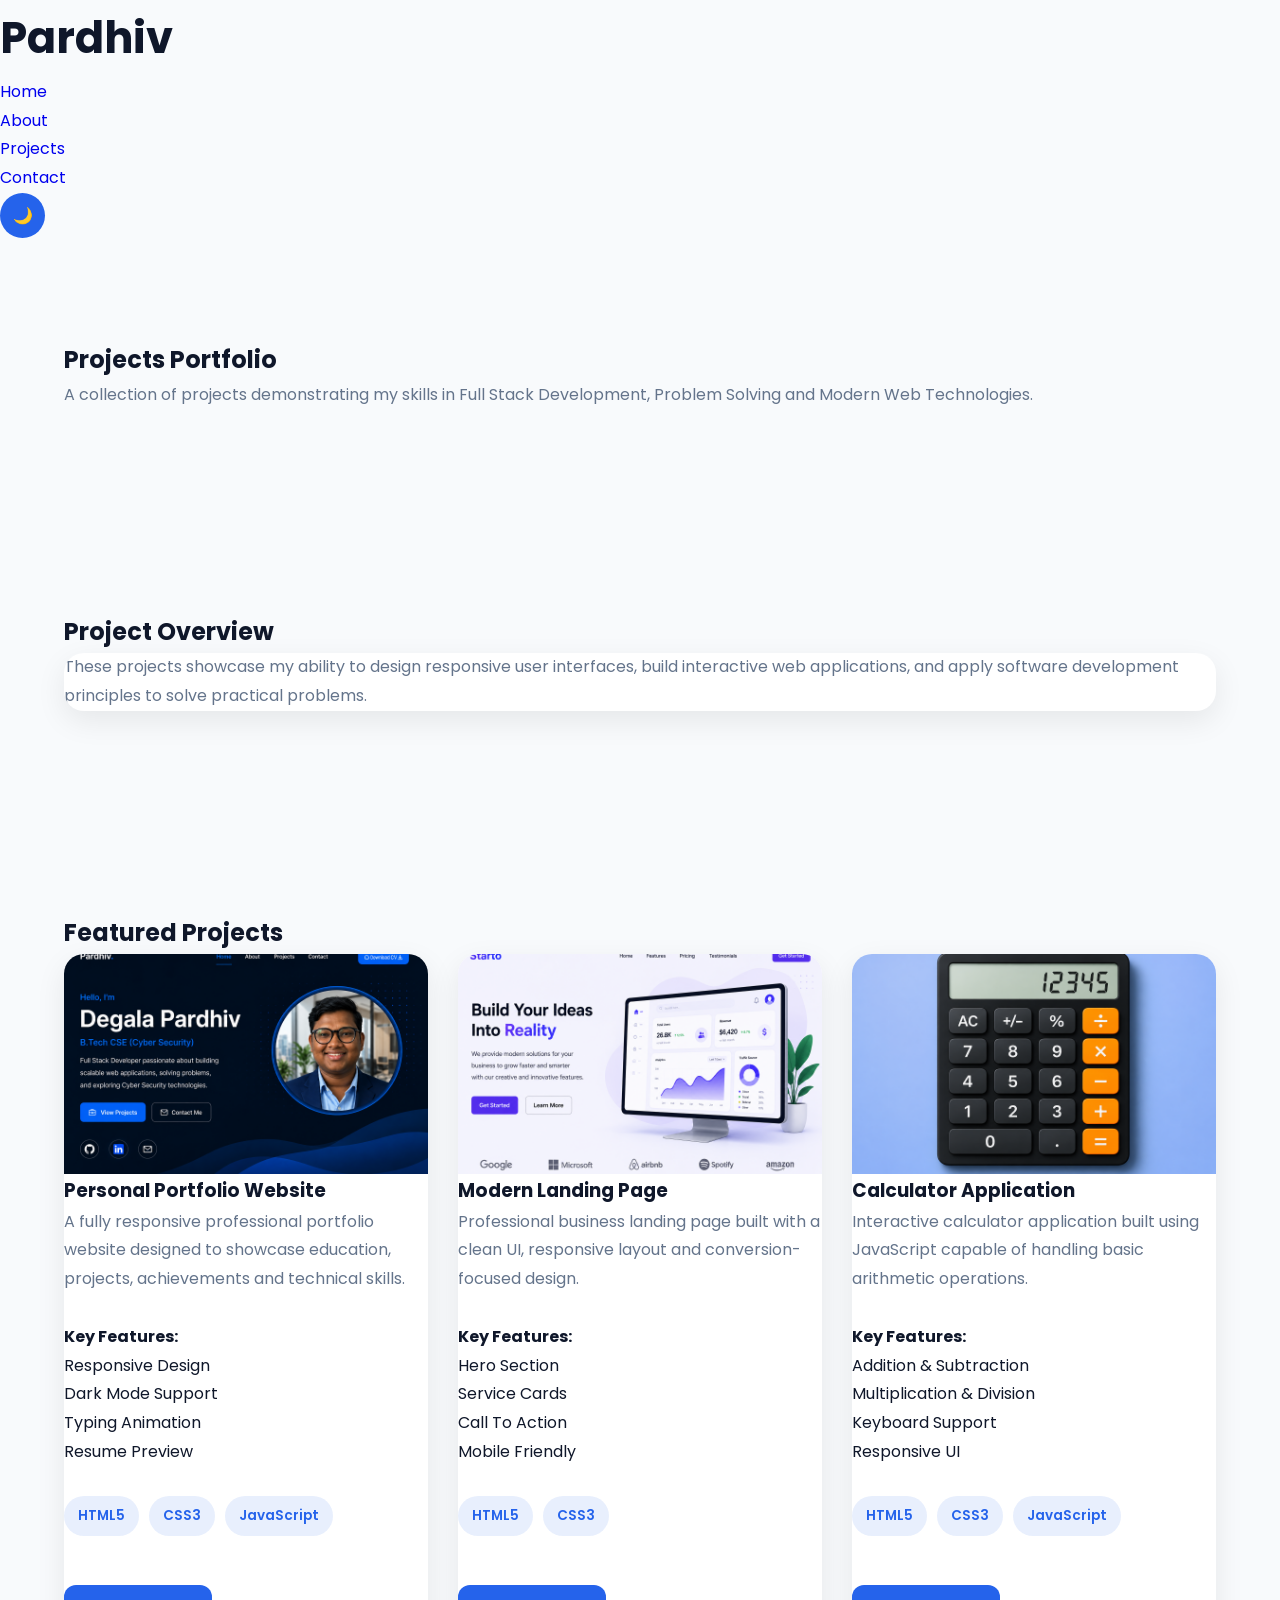
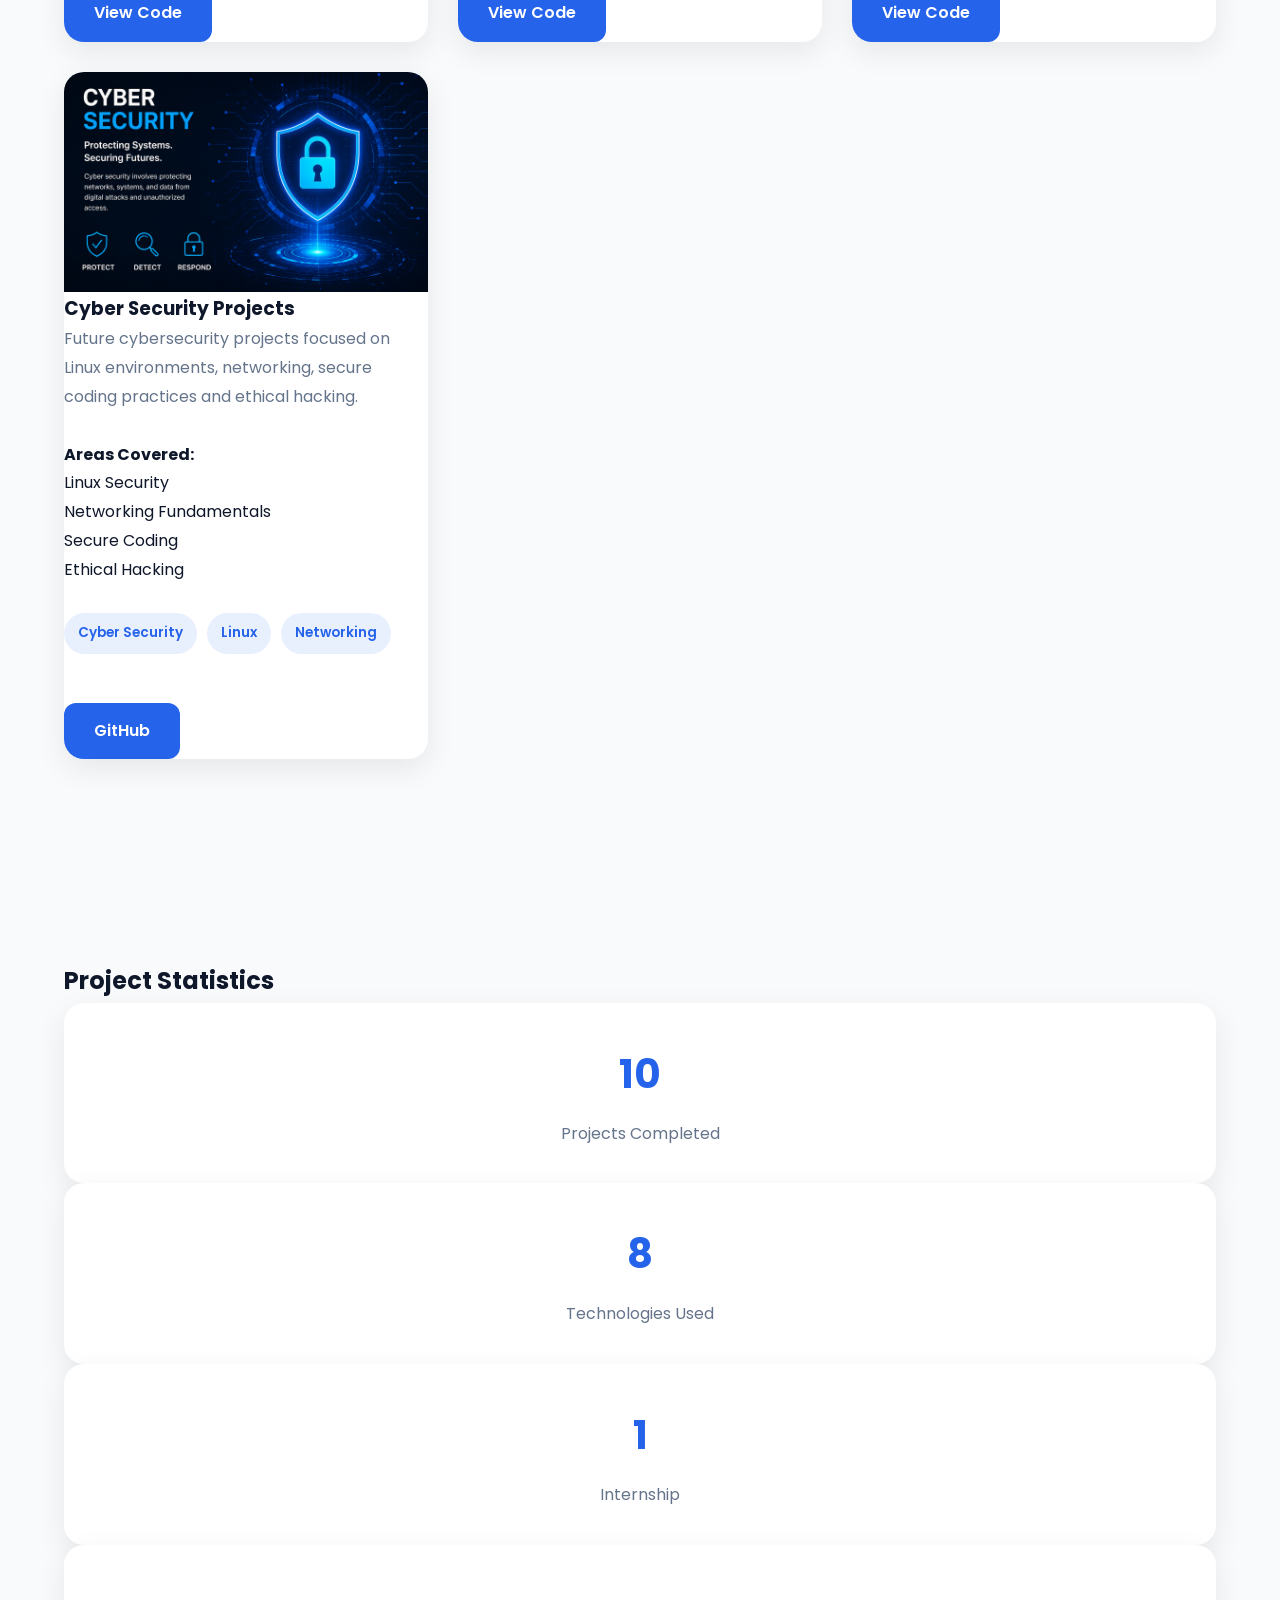
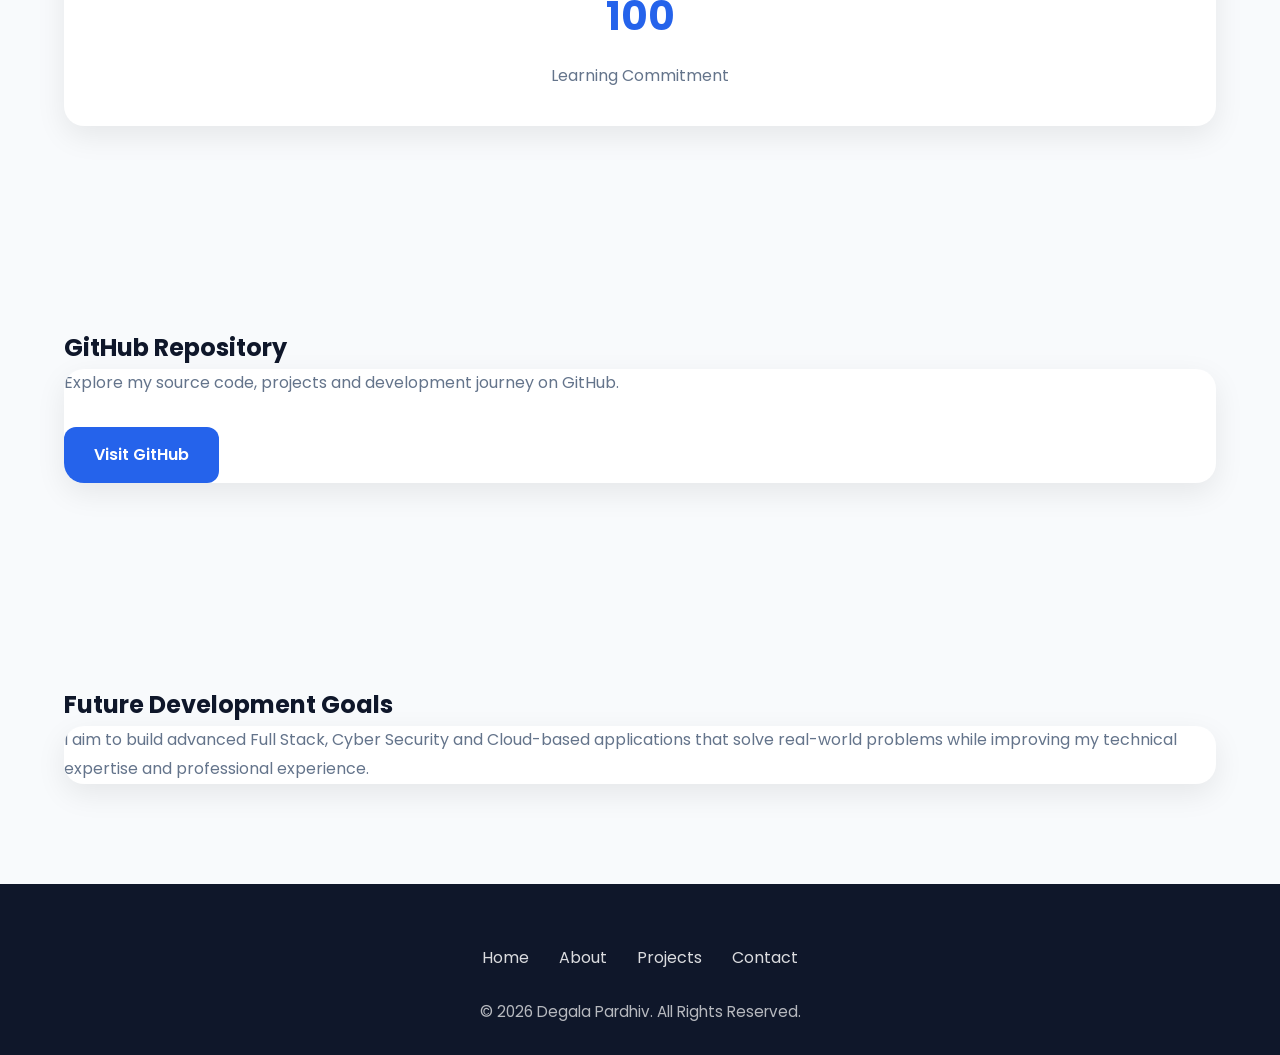
<file: Portfolio/projects.html>
<!DOCTYPE html>
<html lang="en">

<head>

    <meta charset="UTF-8">
    <meta name="viewport" content="width=device-width, initial-scale=1.0">

    <title>Projects | Degala Pardhiv</title>

    <link rel="stylesheet" href="css/style.css">

    <link href="https://fonts.googleapis.com/css2?family=Poppins:wght@300;400;500;600;700&display=swap" rel="stylesheet">

    <link rel="stylesheet"
        href="https://cdnjs.cloudflare.com/ajax/libs/font-awesome/6.5.1/css/all.min.css">

</head>

<body>

    <!-- HEADER -->

    <header>

        <div class="logo">
            <h2>Pardhiv</h2>
        </div>

        <nav>

            <ul>

                <li><a href="index.html">Home</a></li>

                <li><a href="about.html">About</a></li>

                <li><a href="projects.html" class="active">Projects</a></li>

                <li><a href="contact.html">Contact</a></li>

            </ul>

        </nav>

        <button id="theme-toggle">
            🌙
        </button>

    </header>

    <!-- PAGE BANNER -->

    <section class="page-banner">

        <div class="container">

            <h1>Projects Portfolio</h1>

            <p>
                A collection of projects demonstrating my
                skills in Full Stack Development,
                Problem Solving and Modern Web Technologies.
            </p>

        </div>

    </section>

    <!-- PROJECT OVERVIEW -->

    <section>

        <div class="container">

            <h2>Project Overview</h2>

            <div class="project-card">

                <p>

                    These projects showcase my ability to
                    design responsive user interfaces,
                    build interactive web applications,
                    and apply software development principles
                    to solve practical problems.

                </p>

            </div>

        </div>

    </section>

    <!-- FEATURED PROJECTS -->

    <section>

        <div class="container">

            <h2>Featured Projects</h2>

            <div class="project-grid">

                <!-- PROJECT 1 -->

                <div class="project-card">

                    <img
                        src="assets/images/portfolio-project.jpg"
                        alt="Portfolio Website"
                        class="project-image">

                    <h3>
                        Personal Portfolio Website
                    </h3>

                    <p>

                        A fully responsive professional portfolio
                        website designed to showcase education,
                        projects, achievements and technical skills.

                    </p>

                    <br>

                    <strong>Key Features:</strong>

                    <ul>

                        <li>Responsive Design</li>

                        <li>Dark Mode Support</li>

                        <li>Typing Animation</li>

                        <li>Resume Preview</li>

                    </ul>

                    <br>

                    <div class="tech-stack">

                        <span>HTML5</span>
                        <span>CSS3</span>
                        <span>JavaScript</span>

                    </div>

                    <br>

                    <a
                        href="https://github.com/degalapardhiv/CODSOFT"
                        target="_blank"
                        class="btn">

                        View Code

                    </a>

                </div>

                <!-- PROJECT 2 -->

                <div class="project-card">

                    <img
                        src="assets/images/landing-page-project.jpg"
                        alt="Landing Page"
                        class="project-image">

                    <h3>
                        Modern Landing Page
                    </h3>

                    <p>

                        Professional business landing page
                        built with a clean UI, responsive layout
                        and conversion-focused design.

                    </p>

                    <br>

                    <strong>Key Features:</strong>

                    <ul>

                        <li>Hero Section</li>

                        <li>Service Cards</li>

                        <li>Call To Action</li>

                        <li>Mobile Friendly</li>

                    </ul>

                    <br>

                    <div class="tech-stack">

                        <span>HTML5</span>
                        <span>CSS3</span>

                    </div>

                    <br>

                    <a
                        href="https://github.com/degalapardhiv/CODSOFT"
                        target="_blank"
                        class="btn">

                        View Code

                    </a>

                </div>

                <!-- PROJECT 3 -->

                <div class="project-card">

                    <img
                        src="assets/images/calculator-project.jpg"
                        alt="Calculator App"
                        class="project-image">

                    <h3>
                        Calculator Application
                    </h3>

                    <p>

                        Interactive calculator application
                        built using JavaScript capable of
                        handling basic arithmetic operations.

                    </p>

                    <br>

                    <strong>Key Features:</strong>

                    <ul>

                        <li>Addition & Subtraction</li>

                        <li>Multiplication & Division</li>

                        <li>Keyboard Support</li>

                        <li>Responsive UI</li>

                    </ul>

                    <br>

                    <div class="tech-stack">

                        <span>HTML5</span>
                        <span>CSS3</span>
                        <span>JavaScript</span>

                    </div>

                    <br>

                    <a
                        href="https://github.com/degalapardhiv/CODSOFT"
                        target="_blank"
                        class="btn">

                        View Code

                    </a>

                </div>

                <!-- PROJECT 4 -->

                <div class="project-card">

                    <img
                        src="assets/images/cyber-project.jpg"
                        alt="Cyber Security"
                        class="project-image">

                    <h3>
                        Cyber Security Projects
                    </h3>

                    <p>

                        Future cybersecurity projects focused on
                        Linux environments, networking,
                        secure coding practices and ethical hacking.

                    </p>

                    <br>

                    <strong>Areas Covered:</strong>

                    <ul>

                        <li>Linux Security</li>

                        <li>Networking Fundamentals</li>

                        <li>Secure Coding</li>

                        <li>Ethical Hacking</li>

                    </ul>

                    <br>

                    <div class="tech-stack">

                        <span>Cyber Security</span>
                        <span>Linux</span>
                        <span>Networking</span>

                    </div>

                    <br>

                    <a
                        href="https://github.com/degalapardhiv"
                        target="_blank"
                        class="btn">

                        GitHub

                    </a>

                </div>

            </div>

        </div>

    </section>

    <!-- PROJECT STATS -->

    <section>

        <div class="container">

            <h2>Project Statistics</h2>

            <div class="stats">

                <div class="stat-card">
                    <h3>10</h3>
                    <p>Projects Completed</p>
                </div>

                <div class="stat-card">
                    <h3>8</h3>
                    <p>Technologies Used</p>
                </div>

                <div class="stat-card">
                    <h3>1</h3>
                    <p>Internship</p>
                </div>

                <div class="stat-card">
                    <h3>100</h3>
                    <p>Learning Commitment</p>
                </div>

            </div>

        </div>

    </section>

    <!-- GITHUB SECTION -->

    <section>

        <div class="container">

            <h2>GitHub Repository</h2>

            <div class="project-card">

                <p>

                    Explore my source code, projects and
                    development journey on GitHub.

                </p>

                <br>

                <a
                    href="https://github.com/degalapardhiv"
                    target="_blank"
                    class="btn">

                    Visit GitHub

                </a>

            </div>

        </div>

    </section>

    <!-- FUTURE GOALS -->

    <section>

        <div class="container">

            <h2>Future Development Goals</h2>

            <div class="project-card">

                <p>

                    I aim to build advanced Full Stack,
                    Cyber Security and Cloud-based applications
                    that solve real-world problems while improving
                    my technical expertise and professional experience.

                </p>

            </div>

        </div>

    </section>

    <!-- FOOTER -->

    <footer>

        <div class="footer-links">

            <a href="index.html">Home</a>

            <a href="about.html">About</a>

            <a href="projects.html">Projects</a>

            <a href="contact.html">Contact</a>

        </div>

        <p>
            © 2026 Degala Pardhiv. All Rights Reserved.
        </p>

    </footer>

    <script src="js/script.js"></script>

</body>

</html>
</file>
<file: Landing-Page/style.css>
/* ===================================
   GOOGLE FONT
=================================== */

@import url('https://fonts.googleapis.com/css2?family=Poppins:wght@300;400;500;600;700&display=swap');

/* ===================================
   ROOT VARIABLES
=================================== */

:root{

--bg:#020617;
--card:#0f172a;

--primary:#38bdf8;
--secondary:#00ff88;

--text:#f8fafc;
--gray:#94a3b8;

}

/* ===================================
   RESET
=================================== */

*{
margin:0;
padding:0;
box-sizing:border-box;
font-family:'Poppins',sans-serif;
}

html{
scroll-behavior:smooth;
}

body{

background:var(--bg);

color:var(--text);

overflow-x:hidden;

}

/* ===================================
   PARTICLE BACKGROUND
=================================== */

#particles{

position:fixed;

top:0;
left:0;

width:100%;
height:100%;

z-index:-2;

}

/* ===================================
   LOADING SCREEN
=================================== */

#loader{

position:fixed;

inset:0;

display:flex;

flex-direction:column;

justify-content:center;

align-items:center;

background:#020617;

z-index:9999;

transition:.5s;

}

#loader h1{

font-size:3rem;

color:var(--primary);

margin-bottom:10px;

text-shadow:
0 0 20px var(--primary);

}

#loader p{

color:var(--secondary);

}

/* ===================================
   HEADER
=================================== */

header{

position:fixed;

top:0;

width:100%;

z-index:1000;

background:
rgba(2,6,23,.8);

backdrop-filter:
blur(15px);

border-bottom:
1px solid rgba(255,255,255,.08);

}

nav{

display:flex;

justify-content:space-between;

align-items:center;

padding:20px 8%;

}

.logo{

font-size:1.5rem;

font-weight:700;

color:var(--primary);

text-shadow:
0 0 15px var(--primary);

}

nav ul{

display:flex;

list-style:none;

gap:30px;

}

nav a{

text-decoration:none;

color:white;

transition:.3s;

}

nav a:hover,
nav a.active{

color:var(--primary);

text-shadow:
0 0 10px var(--primary);

}

#clock{

color:var(--secondary);

font-weight:600;

}

/* ===================================
   MOBILE MENU
=================================== */

#menu-btn{

display:none;

background:none;

border:none;

color:white;

font-size:1.8rem;

cursor:pointer;

}

/* ===================================
   HERO SECTION
=================================== */

.hero{

min-height:100vh;

display:flex;

justify-content:center;

align-items:center;

text-align:center;

padding:120px 20px;

}

.hero-content{

max-width:850px;

}

.hero h1{

font-size:4rem;

margin-bottom:20px;

}

.hero p{

font-size:1.2rem;

color:var(--gray);

margin-bottom:30px;

}

/* ===================================
   TERMINAL TEXT
=================================== */

#typing{

color:var(--secondary);

font-family:monospace;

font-size:1rem;

margin-bottom:20px;

line-height:1.8;

}

/* ===================================
   BUTTONS
=================================== */

.buttons{

display:flex;

justify-content:center;

gap:15px;

flex-wrap:wrap;

}

.btn,
.btn-outline{

padding:14px 28px;

border-radius:10px;

text-decoration:none;

font-weight:600;

transition:.3s;

}

.btn{

background:var(--secondary);

color:black;

}

.btn:hover{

box-shadow:
0 0 25px var(--secondary);

}

.btn-outline{

border:2px solid var(--primary);

color:var(--primary);

}

.btn-outline:hover{

background:var(--primary);

color:black;

}

/* ===================================
   SECTION
=================================== */

section{

padding:100px 8%;

}

section h2{

text-align:center;

font-size:2.5rem;

margin-bottom:50px;

color:var(--primary);

}

/* ===================================
   GLASSMORPHISM
=================================== */

.card,
.feature-card,
.pricing-card,
.stat{

background:
rgba(15,23,42,.7);

backdrop-filter:
blur(18px);

border:
1px solid rgba(255,255,255,.08);

border-radius:20px;

padding:30px;

transition:.4s;

}

.card:hover,
.feature-card:hover,
.pricing-card:hover{

transform:
translateY(-10px);

box-shadow:
0 0 25px rgba(56,189,248,.25);

}

/* ===================================
   FEATURES
=================================== */

.feature-grid{

display:grid;

grid-template-columns:
repeat(auto-fit,minmax(280px,1fr));

gap:25px;

}

.feature-card h3{

margin-bottom:15px;

color:var(--secondary);

}

.feature-card p{

color:var(--gray);

line-height:1.8;

}

/* ===================================
   STATS
=================================== */

.stats{

display:grid;

grid-template-columns:
repeat(auto-fit,minmax(220px,1fr));

gap:25px;

text-align:center;

}

.counter{

font-size:3rem;

color:var(--secondary);

margin-bottom:10px;

}

/* ===================================
   TESTIMONIALS
=================================== */

.testimonials{

text-align:center;

}

.testimonials .card{

max-width:800px;

margin:auto;

}

/* ===================================
   PRICING
=================================== */

.pricing{

display:grid;

grid-template-columns:
repeat(auto-fit,minmax(280px,1fr));

gap:25px;

}

.pricing-card h3{

color:var(--primary);

margin-bottom:10px;

}

.pricing-card h2{

margin-bottom:15px;

}

/* ===================================
   CTA
=================================== */

.cta{

text-align:center;

}

.cta p{

color:var(--gray);

max-width:700px;

margin:auto;

}

/* ===================================
   CONTACT
=================================== */

.contact{

text-align:center;

}

.contact .card{

max-width:700px;

margin:auto;

}

.contact p{

margin-bottom:10px;

}

/* ===================================
   FOOTER
=================================== */

footer{

text-align:center;

padding:60px 20px;

border-top:
1px solid rgba(255,255,255,.08);

}

footer h3{

color:var(--primary);

margin-bottom:10px;

}

.socials{

display:flex;

justify-content:center;

gap:20px;

margin-top:20px;

}

.socials a{

color:var(--primary);

text-decoration:none;

transition:.3s;

}

.socials a:hover{

color:var(--secondary);

}

/* ===================================
   CURSOR GLOW
=================================== */

.cursor-glow{

position:fixed;

width:300px;
height:300px;

border-radius:50%;

pointer-events:none;

background:
radial-gradient(
circle,
rgba(56,189,248,.15),
transparent 70%
);

transform:
translate(-50%,-50%);

z-index:-1;

}

/* ===================================
   SCROLL REVEAL
=================================== */

.card,
.feature-card,
.pricing-card,
.stat{

opacity:0;

transform:
translateY(40px);

transition:.8s;

}

.show{

opacity:1 !important;

transform:
translateY(0) !important;

}

/* ===================================
   MOBILE RESPONSIVE
=================================== */

@media(max-width:768px){

#menu-btn{

display:block;

}

nav ul{

display:none;

position:absolute;

top:80px;
left:0;

width:100%;

background:#020617;

flex-direction:column;

padding:20px;

text-align:center;

}

nav ul.show{

display:flex;

}

.hero h1{

font-size:2.5rem;

}

.hero p{

font-size:1rem;

}

.buttons{

flex-direction:column;

}

section h2{

font-size:2rem;

}

}
</file>
<file: Portfolio/css/style.css>
/* ==========================================
   DEGALA PARDHIV PORTFOLIO
   PROFESSIONAL STYLE.CSS
   PART 1
========================================== */

/* GOOGLE FONT */

@import url('https://fonts.googleapis.com/css2?family=Poppins:wght@300;400;500;600;700;800&display=swap');

/* ==========================================
   ROOT VARIABLES
========================================== */

:root {

    --primary: #2563eb;
    --primary-dark: #1d4ed8;

    --dark: #0f172a;
    --dark-light: #1e293b;

    --white: #ffffff;

    --gray: #64748b;
    --gray-light: #e2e8f0;

    --bg: #f8fafc;

    --shadow:
        0 10px 30px rgba(0, 0, 0, 0.08);

    --radius: 20px;

    --transition: all .3s ease;

}

/* ==========================================
   RESET
========================================== */

* {
    margin: 0;
    padding: 0;
    box-sizing: border-box;
}

html {
    scroll-behavior: smooth;
}

body {

    font-family: 'Poppins', sans-serif;

    background: var(--bg);

    color: var(--dark);

    line-height: 1.8;

    overflow-x: hidden;

}

/* ==========================================
   GLOBAL
========================================== */

a {
    text-decoration: none;
}

ul {
    list-style: none;
}

img {
    max-width: 100%;
    display: block;
}

.container {

    width: 90%;
    max-width: 1200px;

    margin: auto;

}

section {

    padding: 100px 0;

}

h1,
h2,
h3,
h4 {

    color: var(--dark);
    font-weight: 700;

}

p {

    color: var(--gray);

}

/* ==========================================
   SECTION TITLE
========================================== */

.section-heading {

    text-align: center;
    margin-bottom: 60px;

}

.section-heading h2 {

    font-size: 2.5rem;
    margin-bottom: 10px;

}

.section-heading p {

    max-width: 700px;
    margin: auto;

}

/* ==========================================
   HEADER
========================================== */

.header {

    position: fixed;

    top: 0;
    left: 0;

    width: 100%;

    z-index: 1000;

    background: rgba(255,255,255,.90);

    backdrop-filter: blur(12px);

    border-bottom:
        1px solid rgba(0,0,0,.05);

}

/* ==========================================
   NAVBAR
========================================== */

.nav-container {

    display: flex;

    justify-content: space-between;

    align-items: center;

    height: 80px;

}

.logo {

    font-size: 1.8rem;

    font-weight: 800;

    color: var(--primary);

}

.nav-links {

    display: flex;

    gap: 30px;

}

.nav-links a {

    color: var(--dark);

    font-weight: 500;

    position: relative;

    transition: var(--transition);

}

.nav-links a:hover,
.nav-links a.active {

    color: var(--primary);

}

.nav-links a::after {

    content: "";

    position: absolute;

    left: 0;
    bottom: -6px;

    width: 0;

    height: 2px;

    background: var(--primary);

    transition: var(--transition);

}

.nav-links a:hover::after,
.nav-links a.active::after {

    width: 100%;

}

/* ==========================================
   DARK MODE BUTTON
========================================== */

#theme-toggle {

    width: 45px;
    height: 45px;

    border: none;

    border-radius: 50%;

    cursor: pointer;

    background: var(--primary);

    color: white;

    font-size: 1rem;

    transition: var(--transition);

}

#theme-toggle:hover {

    transform: scale(1.1);

}

/* ==========================================
   HERO SECTION
========================================== */

.hero {

    min-height: 100vh;

    display: flex;

    align-items: center;

    padding-top: 120px;

}

.hero-container {

    display: grid;

    grid-template-columns: 1fr 450px;

    gap: 60px;

    align-items: center;

}

.hero-tag {

    display: inline-block;

    background: rgba(37,99,235,.1);

    color: var(--primary);

    padding: 10px 20px;

    border-radius: 50px;

    font-size: .9rem;

    font-weight: 600;

    margin-bottom: 20px;

}

.hero-content h1 {

    font-size: 4rem;

    line-height: 1.1;

    margin-bottom: 15px;

}

.hero-content h2 {

    color: var(--primary);

    min-height: 50px;

    margin-bottom: 20px;

}

.hero-content p {

    max-width: 600px;

    margin-bottom: 30px;

}

/* ==========================================
   HERO BADGES
========================================== */

.hero-badges {

    display: flex;

    flex-wrap: wrap;

    gap: 12px;

    margin-bottom: 30px;

}

.hero-badges span {

    background: white;

    padding: 10px 18px;

    border-radius: 50px;

    box-shadow: var(--shadow);

    font-size: .9rem;

}

/* ==========================================
   HERO IMAGE
========================================== */

.hero-image {

    display: flex;

    justify-content: center;

}

.hero-image img {

    width: 400px;

    height: 400px;

    object-fit: cover;

    border-radius: 30px;

    box-shadow:
        0 25px 60px rgba(37,99,235,.20);

    transition: var(--transition);

}

.hero-image img:hover {

    transform:
        translateY(-8px);

}

/* ==========================================
   BUTTONS
========================================== */

.hero-buttons {

    display: flex;

    gap: 15px;

    flex-wrap: wrap;

}

.btn {

    display: inline-block;

    padding: 14px 30px;

    border-radius: 12px;

    background: var(--primary);

    color: white;

    font-weight: 600;

    transition: var(--transition);

}

.btn:hover {

    background: var(--primary-dark);

    transform:
        translateY(-3px);

}

.btn-outline {

    display: inline-block;

    padding: 14px 30px;

    border-radius: 12px;

    border: 2px solid var(--primary);

    color: var(--primary);

    font-weight: 600;

    transition: var(--transition);

}

.btn-outline:hover {

    background: var(--primary);

    color: white;

}

/* ==========================================
   PAGE HERO
========================================== */

.page-hero {

    padding-top: 180px;

    padding-bottom: 100px;

    text-align: center;

}

.page-hero h1 {

    font-size: 3.5rem;

    margin-bottom: 15px;

}

.page-hero p {

    max-width: 700px;

    margin: auto;

}

/* ==========================================
   FADE ANIMATION
========================================== */

.fade-up {

    opacity: 0;

    transform:
        translateY(40px);

    transition: 1s;

}

.fade-up.show {

    opacity: 1;

    transform:
        translateY(0);

}
/* ==========================================
   ABOUT SECTION
========================================== */

.about-layout {

    display: grid;

    grid-template-columns: 400px 1fr;

    gap: 70px;

    align-items: center;

}

.about-image img {

    width: 100%;

    border-radius: 30px;

    box-shadow:
        0 25px 60px rgba(
            0,
            0,
            0,
            .10
        );

}

.section-tag {

    display: inline-block;

    background:
        rgba(37,99,235,.10);

    color: var(--primary);

    padding: 10px 18px;

    border-radius: 50px;

    font-size: .9rem;

    font-weight: 600;

    margin-bottom: 20px;

}

.about-content h2 {

    font-size: 2.8rem;

    margin-bottom: 20px;

}

.about-content p {

    margin-bottom: 15px;

}

/* ==========================================
   INFO CARD
========================================== */

.info-card {

    background: white;

    padding: 35px;

    border-radius: var(--radius);

    box-shadow: var(--shadow);

    transition: var(--transition);

}

.info-card:hover {

    transform:
        translateY(-6px);

}

.info-card h3 {

    margin-bottom: 10px;

}

.info-card span {

    display: block;

    margin-bottom: 15px;

    color: var(--primary);

    font-weight: 600;

}

.info-card ul {

    margin-top: 20px;

    padding-left: 20px;

    list-style: disc;

}

.info-card li {

    margin-bottom: 10px;

    color: var(--gray);

}

/* ==========================================
   TECH STACK
========================================== */

.tech-grid {

    display: grid;

    grid-template-columns:
        repeat(
            auto-fit,
            minmax(180px,1fr)
        );

    gap: 20px;

}

.tech-item {

    background: white;

    padding: 22px;

    text-align: center;

    border-radius: 16px;

    font-weight: 600;

    box-shadow: var(--shadow);

    transition: var(--transition);

}

.tech-item:hover {

    transform:
        translateY(-6px);

    background: var(--primary);

    color: white;

}

/* ==========================================
   SKILLS GRID
========================================== */

.skills-grid {

    display: grid;

    grid-template-columns:
        repeat(
            auto-fit,
            minmax(250px,1fr)
        );

    gap: 25px;

}

.skill-card {

    background: white;

    padding: 25px;

    border-radius: 16px;

    text-align: center;

    font-weight: 600;

    box-shadow: var(--shadow);

    transition: var(--transition);

}

.skill-card:hover {

    transform:
        translateY(-8px);

}

/* ==========================================
   PROJECT GRID
========================================== */

.project-grid {

    display: grid;

    grid-template-columns:
        repeat(
            auto-fit,
            minmax(340px,1fr)
        );

    gap: 30px;

}

.project-card {

    background: white;

    border-radius: 20px;

    overflow: hidden;

    box-shadow: var(--shadow);

    transition: var(--transition);

}

.project-card:hover {

    transform:
        translateY(-10px);

}

.project-card img {

    width: 100%;

    height: 220px;

    object-fit: cover;

}

.project-content {

    padding: 25px;

}

.project-content h3 {

    margin-bottom: 15px;

}

.project-content p {

    margin-bottom: 20px;

}

/* ==========================================
   PROJECT TAGS
========================================== */

.tech-stack {

    display: flex;

    flex-wrap: wrap;

    gap: 10px;

    margin-bottom: 20px;

}

.tech-stack span {

    background:
        rgba(37,99,235,.10);

    color: var(--primary);

    padding: 8px 14px;

    border-radius: 50px;

    font-size: .85rem;

    font-weight: 600;

}

/* ==========================================
   PROJECT LINKS
========================================== */

.project-links {

    display: flex;

    gap: 12px;

    flex-wrap: wrap;

}

/* ==========================================
   EXPERIENCE CARD
========================================== */

.experience-card {

    background: white;

    padding: 35px;

    border-radius: 20px;

    box-shadow: var(--shadow);

}

.experience-header {

    display: flex;

    justify-content: space-between;

    align-items: center;

    margin-bottom: 10px;

}

.experience-header span {

    color: var(--primary);

    font-weight: 600;

}

.experience-card ul {

    margin-top: 15px;

    padding-left: 20px;

    list-style: disc;

}

.experience-card li {

    margin-bottom: 10px;

}

/* ==========================================
   STATS GRID
========================================== */

.stats-grid {

    display: grid;

    grid-template-columns:
        repeat(
            auto-fit,
            minmax(220px,1fr)
        );

    gap: 25px;

}

.stat-card {

    background: white;

    padding: 35px;

    border-radius: 20px;

    text-align: center;

    box-shadow: var(--shadow);

    transition: var(--transition);

}

.stat-card:hover {

    transform:
        translateY(-8px);

}

.stat-card h3 {

    color: var(--primary);

    font-size: 2.5rem;

    margin-bottom: 10px;

}

/* ==========================================
   RESUME SECTION
========================================== */

.resume-card {

    background: white;

    padding: 30px;

    border-radius: 20px;

    box-shadow: var(--shadow);

}

.resume-card iframe {

    border: none;

    border-radius: 12px;

}

/* ==========================================
   CONTACT SECTION
========================================== */

.contact-layout {

    display: grid;

    grid-template-columns: 1fr 1fr;

    gap: 50px;

}

.contact-card {

    display: flex;

    align-items: center;

    gap: 20px;

    background: white;

    padding: 20px;

    border-radius: 16px;

    margin-top: 20px;

    box-shadow: var(--shadow);

}

.contact-card i {

    width: 55px;

    height: 55px;

    display: flex;

    justify-content: center;

    align-items: center;

    border-radius: 50%;

    background:
        rgba(37,99,235,.10);

    color: var(--primary);

    font-size: 1.2rem;

}

/* ==========================================
   CONTACT FORM
========================================== */

.contact-form form {

    display: flex;

    flex-direction: column;

    gap: 15px;

}

.contact-form input,
.contact-form textarea {

    width: 100%;

    padding: 15px;

    border: 1px solid #dbe3ef;

    border-radius: 12px;

    font-family: inherit;

    outline: none;

}

.contact-form textarea {

    resize: vertical;

}

/* ==========================================
   SOCIAL GRID
========================================== */

.social-grid {

    display: grid;

    grid-template-columns:
        repeat(
            auto-fit,
            minmax(280px,1fr)
        );

    gap: 25px;

}

.social-card {

    background: white;

    padding: 30px;

    border-radius: 20px;

    text-align: center;

    box-shadow: var(--shadow);

    transition: var(--transition);

    color: inherit;

}

.social-card:hover {

    transform:
        translateY(-8px);

}

.social-card i {

    font-size: 2rem;

    color: var(--primary);

    margin-bottom: 15px;

}

/* ==========================================
   CTA SECTION
========================================== */

.cta-card {

    background:
        linear-gradient(
            135deg,
            #2563eb,
            #1d4ed8
        );

    color: white;

    padding: 60px;

    border-radius: 30px;

    text-align: center;

}

.cta-card h2 {

    color: white;

    margin-bottom: 15px;

}

.cta-card p {

    color: rgba(255,255,255,.90);

    max-width: 700px;

    margin: auto auto 25px;

}
/* ==========================================
   FOOTER
========================================== */

footer {

    background: var(--dark);

    color: white;

    padding: 60px 0 30px;

    text-align: center;

}

.footer-links {

    display: flex;

    justify-content: center;

    gap: 30px;

    flex-wrap: wrap;

    margin-bottom: 25px;

}

.footer-links a {

    color: rgba(255,255,255,.85);

    transition: var(--transition);

}

.footer-links a:hover {

    color: white;

}

.social-icons {

    display: flex;

    justify-content: center;

    gap: 20px;

    margin-bottom: 25px;

}

.social-icons a {

    width: 45px;

    height: 45px;

    display: flex;

    align-items: center;

    justify-content: center;

    border-radius: 50%;

    background: rgba(255,255,255,.10);

    color: white;

    transition: var(--transition);

}

.social-icons a:hover {

    background: var(--primary);

    transform: translateY(-4px);

}

footer p {

    color: rgba(255,255,255,.70);

    font-size: .95rem;

}

/* ==========================================
   DARK MODE
========================================== */

body.dark {

    background: #020617;

    color: #e2e8f0;

}

body.dark h1,
body.dark h2,
body.dark h3,
body.dark h4 {

    color: #f8fafc;

}

body.dark p {

    color: #cbd5e1;

}

body.dark .header {

    background:
        rgba(15,23,42,.95);

    border-bottom:
        1px solid rgba(255,255,255,.08);

}

body.dark .nav-links a {

    color: #e2e8f0;

}

body.dark .logo {

    color: #60a5fa;

}

body.dark .hero-badges span,
body.dark .info-card,
body.dark .project-card,
body.dark .skill-card,
body.dark .stat-card,
body.dark .tech-item,
body.dark .contact-card,
body.dark .social-card,
body.dark .resume-card {

    background: #0f172a;

    color: #e2e8f0;

    border:
        1px solid rgba(255,255,255,.05);

}

body.dark .contact-form input,
body.dark .contact-form textarea {

    background: #0f172a;

    color: white;

    border:
        1px solid #334155;

}

body.dark .tech-stack span {

    background:
        rgba(96,165,250,.15);

    color: #93c5fd;

}

body.dark .section-tag {

    background:
        rgba(96,165,250,.15);

    color: #93c5fd;

}

body.dark footer {

    background: #000814;

}

/* ==========================================
   SCROLLBAR
========================================== */

::-webkit-scrollbar {

    width: 10px;

}

::-webkit-scrollbar-track {

    background: #e2e8f0;

}

::-webkit-scrollbar-thumb {

    background: var(--primary);

    border-radius: 10px;

}

body.dark::-webkit-scrollbar-track {

    background: #0f172a;

}

/* ==========================================
   FADE ANIMATION
========================================== */

.fade-up {

    opacity: 0;

    transform:
        translateY(40px);

    transition:
        opacity .8s ease,
        transform .8s ease;

}

.fade-up.show {

    opacity: 1;

    transform:
        translateY(0);

}

/* ==========================================
   HOVER EFFECTS
========================================== */

.project-card,
.skill-card,
.tech-item,
.stat-card,
.social-card,
.contact-card {

    transition:
        transform .3s ease,
        box-shadow .3s ease;

}

.project-card:hover,
.skill-card:hover,
.tech-item:hover,
.stat-card:hover,
.social-card:hover,
.contact-card:hover {

    box-shadow:
        0 20px 40px rgba(
            0,
            0,
            0,
            .12
        );

}

/* ==========================================
   IMAGE EFFECTS
========================================== */

.project-card img {

    transition:
        transform .5s ease;

}

.project-card:hover img {

    transform:
        scale(1.05);

}

/* ==========================================
   MOBILE MENU SUPPORT
========================================== */

.menu-toggle {

    display: none;

    font-size: 1.5rem;

    cursor: pointer;

}

/* ==========================================
   RESPONSIVE
========================================== */

@media (max-width: 1100px) {

    .hero-container {

        grid-template-columns: 1fr;

        text-align: center;

    }

    .hero-image {

        order: -1;

    }

    .hero-buttons,
    .hero-badges {

        justify-content: center;

    }

    .about-layout {

        grid-template-columns: 1fr;

        text-align: center;

    }

}

@media (max-width: 768px) {

    section {

        padding: 80px 0;

    }

    .nav-links {

        gap: 15px;

    }

    .hero-content h1 {

        font-size: 2.8rem;

    }

    .page-hero h1 {

        font-size: 2.5rem;

    }

    .about-content h2 {

        font-size: 2rem;

    }

    .contact-layout {

        grid-template-columns: 1fr;

    }

    .project-grid {

        grid-template-columns: 1fr;

    }

    .stats-grid {

        grid-template-columns: 1fr;

    }

    .tech-grid {

        grid-template-columns:
            repeat(
                auto-fit,
                minmax(140px,1fr)
            );

    }

    .cta-card {

        padding: 40px 25px;

    }

}

@media (max-width: 600px) {

    .container {

        width: 92%;

    }

    .nav-container {

        flex-direction: column;

        height: auto;

        padding: 15px 0;

        gap: 15px;

    }

    .hero {

        padding-top: 180px;

    }

    .hero-content h1 {

        font-size: 2.3rem;

    }

    .hero-image img {

        width: 280px;

        height: 280px;

    }

    .hero-buttons {

        flex-direction: column;

    }

    .btn,
    .btn-outline {

        width: 100%;

        text-align: center;

    }

}

/* ==========================================
   FINAL POLISH
========================================== */

::selection {

    background: var(--primary);

    color: white;

}

html {

    scroll-padding-top: 100px;

}

body {

    -webkit-font-smoothing: antialiased;

    -moz-osx-font-smoothing: grayscale;

}
body.dark .experience-card,
body.dark .info-card {

    background: #0f172a;

    color: #f8fafc;

}

body.dark .experience-card h3,
body.dark .experience-card h4,
body.dark .experience-card p,
body.dark .experience-card li,
body.dark .experience-card span,

body.dark .info-card h3,
body.dark .info-card h4,
body.dark .info-card p,
body.dark .info-card li,
body.dark .info-card span {

    color: #f8fafc !important;

}
</file>
